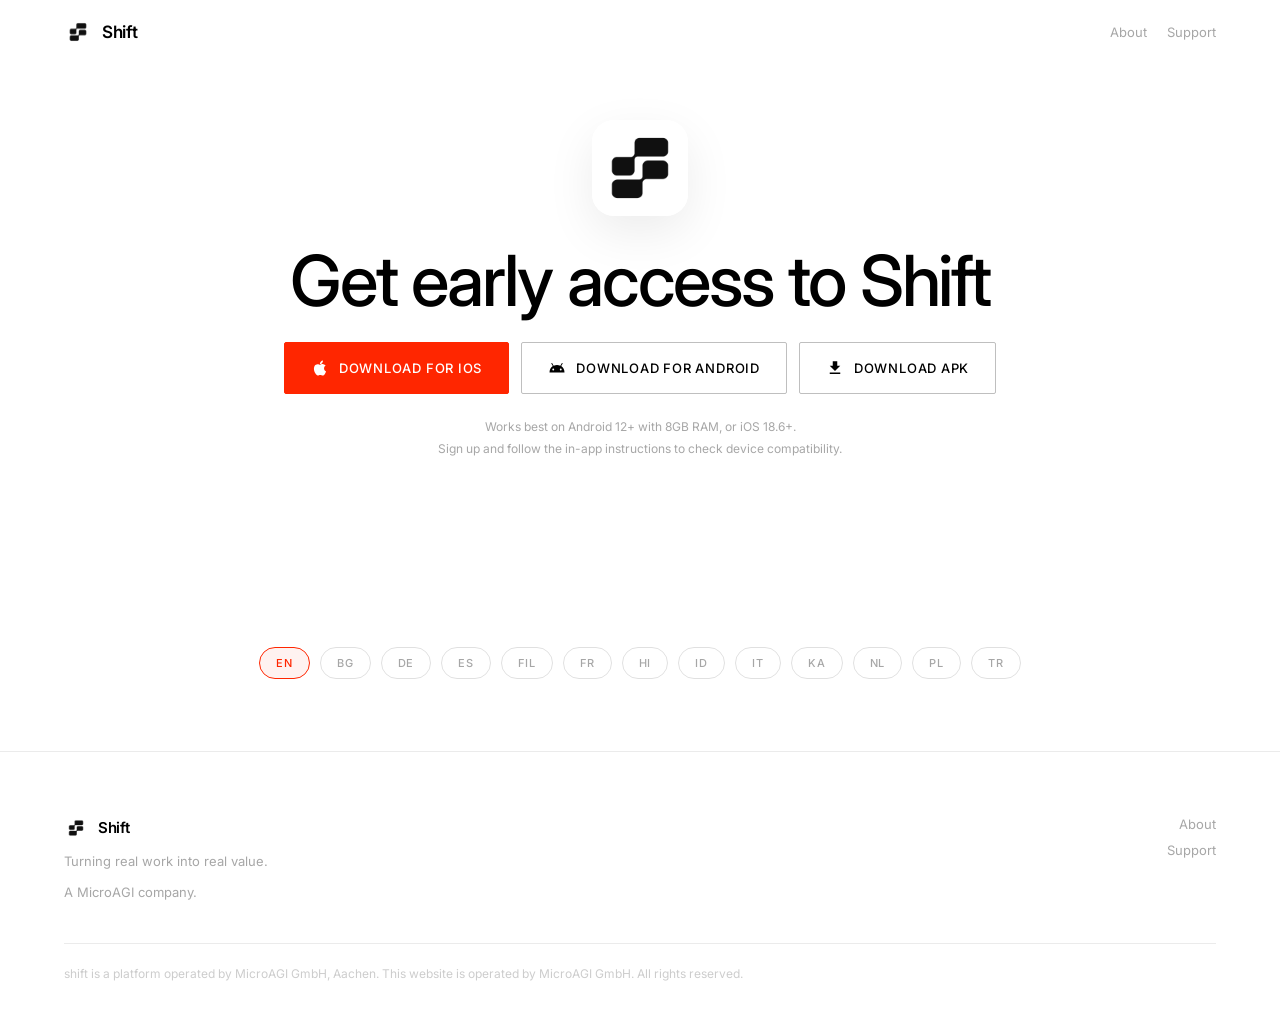
<file: index.html>
<!doctype html>
<html lang="en">
  <head>
    <meta charset="UTF-8" />
    <meta name="viewport" content="width=device-width, initial-scale=1.0" />
    <title>Shift — Get the app</title>
    <meta name="description" content="Download Shift on iOS or Android. Record clips during your normal day at work, submit through the app, and earn for what you'd be doing anyway." />
    <link rel="canonical" href="https://go-shift.app/" />
    <link rel="icon" type="image/png" href="assets/primary_icon.png" />
    <link rel="preconnect" href="https://fonts.googleapis.com" />
    <link rel="preconnect" href="https://fonts.gstatic.com" crossorigin />
    <link href="https://fonts.googleapis.com/css2?family=Inter:wght@300;400;500;600;800&family=Playfair+Display:ital,wght@1,300;1,400&display=swap" rel="stylesheet" />
    <link rel="stylesheet" href="site-assets/styles.css" />
    <style>
      /* ── ROOT PAGE OVERRIDES ──────────────────────────────── */

      /* Hero */
      .download-hero {
        max-width: var(--max-w);
        margin: 0 auto;
        padding: calc(var(--nav-h) + 56px) var(--pad-h) clamp(48px, 6vw, 80px);
        text-align: center;
        position: relative;
      }

      .download-hero .app-icon {
        width: 96px;
        height: 96px;
        border-radius: 22px;
        margin: 0 auto 28px;
        display: block;
        box-shadow: 0 16px 48px rgba(0, 0, 0, 0.08);
      }

      .download-hero__eyebrow {
        font-size: 11px;
        font-weight: 500;
        letter-spacing: 0.12em;
        text-transform: uppercase;
        color: var(--orange);
        margin-bottom: 18px;
      }

      .download-hero h1 {
        font-size: clamp(40px, 5.5vw, 80px);
        font-weight: 500;
        letter-spacing: -0.03em;
        line-height: 1.05;
        color: var(--white);
        margin-bottom: 24px;
      }

      .download-hero h1 em {
        font-family: var(--font-serif);
        font-style: italic;
        font-weight: 300;
      }

      .download-hero__lede {
        font-size: clamp(17px, 1.5vw, 21px);
        color: var(--dim);
        line-height: 1.6;
        max-width: 560px;
        margin: 0 auto 40px;
      }

      /* Downloads */
      .downloads {
        display: flex;
        flex-wrap: wrap;
        gap: 12px;
        justify-content: center;
        margin: 0 auto 24px;
        max-width: 720px;
      }

      .dl-btn {
        display: inline-flex;
        align-items: center;
        gap: 10px;
        font-family: var(--font-sans);
        font-size: 13px;
        font-weight: 500;
        letter-spacing: 0.06em;
        text-transform: uppercase;
        padding: 16px 26px;
        border-radius: 2px;
        transition: background 0.2s var(--ease), color 0.2s, border-color 0.2s;
        white-space: nowrap;
      }

      .dl-btn--primary {
        background: var(--orange);
        color: #fff;
        border: 1px solid var(--orange);
      }
      .dl-btn--primary:hover {
        background: transparent;
        color: var(--orange);
      }

      .dl-btn--ghost {
        background: transparent;
        color: var(--white);
        border: 1px solid rgba(0, 0, 0, 0.25);
      }
      .dl-btn--ghost:hover {
        border-color: var(--white);
        background: rgba(0, 0, 0, 0.04);
      }

      .dl-btn svg {
        width: 18px;
        height: 18px;
        flex-shrink: 0;
      }

      .ios-compat-note {
        display: flex;
        flex-direction: column;
        align-items: center;
        gap: 4px;
        font-size: 12px;
        color: var(--dimmer);
        line-height: 1.5;
        max-width: 480px;
        margin: 0 auto;
        text-align: center;
      }

      /* Guides */
      .guides-section {
        max-width: var(--max-w);
        margin: 0 auto;
        padding: var(--pad-v) var(--pad-h);
        border-top: 1px solid var(--faint);
      }

      .guides-section .section__header {
        margin-bottom: 32px;
      }

      .guides-section .how__headline {
        font-size: clamp(36px, 4vw, 64px);
        font-weight: 500;
        line-height: 1.08;
        letter-spacing: -0.03em;
        color: var(--white);
        margin-bottom: 16px;
      }

      .guides-section .how__headline em {
        font-family: var(--font-serif);
        font-style: italic;
        font-weight: 300;
      }

      .guides-section .how__intro {
        font-size: clamp(17px, 1.4vw, 20px);
        color: var(--dim);
        max-width: 480px;
        margin-bottom: clamp(48px, 6vw, 64px);
      }

      .guides-grid {
        display: grid;
        grid-template-columns: repeat(2, 1fr);
        gap: 1px;
        background: var(--faint);
        border: 1px solid var(--faint);
      }

      .guide {
        background: var(--black);
        padding: clamp(28px, 3vw, 44px) clamp(24px, 2.5vw, 36px);
      }

      .guide h2 {
        font-size: 19px;
        font-weight: 500;
        letter-spacing: -0.02em;
        color: var(--white);
        margin-bottom: 8px;
      }

      .guide ol {
        list-style: none;
        counter-reset: step;
        padding: 0;
        margin: 0;
      }

      .guide li {
        position: relative;
        counter-increment: step;
        padding: 16px 0 16px 36px;
        font-size: 14px;
        line-height: 1.65;
        color: var(--dim);
        border-bottom: 1px solid var(--faint);
      }

      .guide li:last-child {
        border-bottom: none;
      }

      .guide li::before {
        content: counter(step, decimal-leading-zero);
        position: absolute;
        left: 0;
        top: 18px;
        font-size: 11px;
        font-weight: 500;
        color: var(--orange);
        letter-spacing: 0.08em;
      }

      /* Language picker — reskinned */
      .lang-picker {
        display: flex;
        flex-wrap: wrap;
        gap: 10px;
        justify-content: center;
        max-width: var(--max-w);
        margin: 0 auto;
        padding: clamp(72px, 9vw, 112px) var(--pad-h) clamp(48px, 6vw, 72px);
      }

      .lang-btn {
        background: none;
        border: 1px solid rgba(0, 0, 0, 0.12);
        border-radius: 100px;
        padding: 8px 16px;
        font-family: var(--font-sans);
        font-size: 11px;
        font-weight: 500;
        letter-spacing: 0.08em;
        color: var(--dimmer);
        cursor: pointer;
        transition: all 0.15s;
      }

      .lang-btn:hover {
        border-color: rgba(0, 0, 0, 0.35);
        color: var(--white);
      }

      .lang-btn.active {
        border-color: var(--orange);
        color: var(--orange);
        background: rgba(255, 38, 0, 0.06);
      }

      /* Saved-device bar (kept for when feature returns) */
      .saved-device-bar {
        text-align: center;
        margin: 16px auto 0;
        font-size: 14px;
        color: var(--dim);
        display: none;
      }
      .saved-device-bar.visible {
        display: block;
      }
      .saved-device-bar .device-label {
        font-weight: 600;
        color: var(--white);
      }
      .saved-device-bar .change-btn {
        background: none;
        border: none;
        color: var(--orange);
        font-size: 13px;
        cursor: pointer;
        font-family: inherit;
        text-decoration: underline;
        margin-left: 6px;
      }

      .compat-sep {
        color: var(--faint);
      }

      .link-btn {
        background: none;
        border: none;
        color: var(--orange);
        font-size: 13px;
        font-weight: 500;
        cursor: pointer;
        font-family: inherit;
        text-decoration: underline;
        text-underline-offset: 2px;
      }
      .link-btn:hover {
        opacity: 0.7;
      }

      /* ── MODAL (kept intact for when compat feature returns) ── */
      .modal-overlay {
        position: fixed;
        inset: 0;
        background: rgba(0, 0, 0, 0.5);
        z-index: 1000;
        display: none;
        animation: fadeIn 0.2s ease;
      }
      .modal-overlay.open {
        display: flex;
        align-items: flex-end;
        justify-content: center;
      }
      .modal {
        background: #fff;
        width: 100%;
        max-height: 85vh;
        border-radius: 16px 16px 0 0;
        display: flex;
        flex-direction: column;
        animation: slideUp 0.3s ease;
      }
      .modal-header {
        display: flex;
        align-items: center;
        justify-content: space-between;
        padding: 20px 20px 12px;
        border-bottom: 1px solid #eee;
        flex-shrink: 0;
      }
      .modal-header h2 {
        font-size: 18px;
        font-weight: 600;
        color: #1a1a1a;
      }
      .modal-back,
      .modal-close {
        background: none;
        border: none;
        font-size: 24px;
        color: #999;
        cursor: pointer;
        padding: 4px 8px;
        line-height: 1;
      }
      .modal-back:hover,
      .modal-close:hover {
        color: #1a1a1a;
      }
      .modal-search {
        padding: 12px 20px;
        flex-shrink: 0;
      }
      .modal-search input {
        width: 100%;
        padding: 10px 14px;
        border: 1px solid #ddd;
        border-radius: 8px;
        font-size: 15px;
        font-family: inherit;
        outline: none;
      }
      .modal-search input:focus {
        border-color: var(--orange);
      }
      .device-list {
        overflow-y: auto;
        padding: 0 20px 20px;
      }
      .device-item {
        padding: 12px 0;
        border-bottom: 1px solid #f0f0f0;
        cursor: pointer;
        font-size: 15px;
        color: #1a1a1a;
        display: flex;
        align-items: center;
        gap: 10px;
      }
      .device-item:hover {
        color: var(--orange);
      }
      .device-item:last-child {
        border-bottom: none;
      }
      .device-item .device-status {
        margin-left: auto;
        font-size: 12px;
        padding: 2px 8px;
        border-radius: 999px;
      }
      .device-status.ok {
        background: #e6f6ed;
        color: #1f7a3f;
      }
      .device-status.no {
        background: #fde8e8;
        color: #b3261e;
      }
      .device-item.not-listed {
        border-top: 1px solid #e0e0e0;
        margin-top: 8px;
        padding-top: 16px;
        justify-content: center;
        color: #666;
        font-size: 14px;
      }
      .device-result {
        display: none;
        padding: 32px 20px;
        text-align: center;
      }
      .device-result.visible {
        display: block;
      }
      .result-icon {
        font-size: 36px;
        margin-bottom: 12px;
      }
      .result-title {
        font-size: 20px;
        font-weight: 600;
        margin-bottom: 6px;
        color: #1a1a1a;
      }
      .result-device-name {
        font-size: 14px;
        color: #666;
        margin-bottom: 12px;
      }
      .result-message {
        font-size: 15px;
        color: #444;
        margin-bottom: 20px;
        line-height: 1.5;
      }
      .result-download-btn {
        display: inline-flex;
        align-items: center;
        gap: 8px;
        padding: 12px 24px;
        background: var(--orange);
        color: #fff;
        border-radius: 2px;
        font-size: 13px;
        font-weight: 500;
        letter-spacing: 0.06em;
        text-transform: uppercase;
        text-decoration: none;
      }
      .help-section {
        padding: 0 20px 20px;
        font-size: 14px;
        color: #666;
      }
      .help-section details summary {
        cursor: pointer;
        padding: 8px 0;
      }
      .help-section ol {
        padding-left: 20px;
        margin-top: 8px;
      }
      .help-section li {
        margin: 4px 0;
      }

      @keyframes fadeIn {
        from { opacity: 0; }
        to { opacity: 1; }
      }
      @keyframes slideUp {
        from { transform: translateY(100%); }
        to { transform: translateY(0); }
      }

      @media (min-width: 481px) {
        .modal-overlay.open {
          align-items: center;
        }
        .modal {
          max-width: 480px;
          border-radius: 16px;
          max-height: 70vh;
        }
      }

      @media (max-width: 768px) {
        .guides-grid {
          grid-template-columns: 1fr;
        }
      }

      @media (max-width: 480px) {
        .downloads {
          flex-direction: column;
          align-items: stretch;
          padding: 0 12px;
        }
        .dl-btn {
          width: 100%;
          justify-content: center;
        }
      }

      /* Nav brand — app icon + wordmark */
      .nav__logo {
        display: inline-flex;
        align-items: center;
        gap: 10px;
      }
      .nav__app-icon {
        width: 28px;
        height: 28px;
        border-radius: 7px;
        display: block;
      }
      .nav__brand-text {
        font-family: var(--font-sans);
        font-size: 17px;
        font-weight: 600;
        letter-spacing: -0.02em;
        color: var(--white);
      }

      /* Footer brand — same pattern */
      .footer__logo {
        display: inline-flex;
        align-items: center;
        gap: 10px;
      }
      .footer__app-icon {
        width: 24px;
        height: 24px;
        border-radius: 6px;
        display: block;
      }
      .footer__brand-text {
        font-family: var(--font-sans);
        font-size: 15px;
        font-weight: 600;
        letter-spacing: -0.02em;
        color: var(--white);
      }
    </style>
  </head>
  <body>
    <canvas class="site-canvas" id="bgCanvas" aria-hidden="true"></canvas>
    <canvas class="dots-canvas" id="dotsCanvas" aria-hidden="true"></canvas>

    <header class="nav" id="nav">
      <a href="/" class="nav__logo" aria-label="Shift Home">
        <img src="assets/primary_icon.png" alt="" class="nav__app-icon" />
        <span class="nav__brand-text">Shift</span>
      </a>
      <div class="nav__right">
        <a href="/marketing" class="footer__link">About</a>
        <a href="/support" class="footer__link">Support</a>
      </div>
    </header>

    <main>
      <section class="download-hero" id="hero">
        <img src="assets/primary_icon.png" alt="Shift app icon" class="app-icon" />
        <h1 data-i18n="heading">Get early access to Shift</h1>

        <div class="downloads">
          <a href="https://apps.apple.com/us/app/shift-microagi/id6760602482" class="dl-btn dl-btn--primary">
            <svg viewBox="0 0 24 24" fill="currentColor">
              <path d="M18.71 19.5c-.83 1.24-1.71 2.45-3.05 2.47-1.34.03-1.77-.79-3.29-.79-1.53 0-2 .77-3.27.82-1.31.05-2.3-1.32-3.14-2.53C4.25 17 2.94 12.45 4.7 9.39c.87-1.52 2.43-2.48 4.12-2.51 1.28-.02 2.5.87 3.29.87.78 0 2.26-1.07 3.8-.91.65.03 2.47.26 3.64 1.98-.09.06-2.17 1.28-2.15 3.81.03 3.02 2.65 4.03 2.68 4.04-.03.07-.42 1.44-1.38 2.83M13 3.5c.73-.83 1.94-1.46 2.94-1.5.13 1.17-.34 2.35-1.04 3.19-.69.85-1.83 1.51-2.95 1.42-.15-1.15.41-2.35 1.05-3.11z" />
            </svg>
            <span data-i18n="btn_ios">Download for iOS</span>
          </a>
          <a href="https://play.google.com/store/apps/details?id=com.microagi.android" class="dl-btn dl-btn--ghost">
            <svg viewBox="0 0 24 24" fill="currentColor">
              <path d="M17.6 9.48l1.84-3.18c.16-.31.04-.69-.26-.85-.29-.15-.65-.06-.83.22l-1.88 3.24a11.463 11.463 0 00-8.94 0L5.65 5.67c-.19-.29-.54-.38-.84-.22-.29.16-.4.54-.24.85L6.4 9.48A10.78 10.78 0 002 18h20a10.78 10.78 0 00-4.4-8.52zM7 15.25a1.25 1.25 0 110-2.5 1.25 1.25 0 010 2.5zm10 0a1.25 1.25 0 110-2.5 1.25 1.25 0 010 2.5z" />
            </svg>
            <span data-i18n="btn_android">Download for Android</span>
          </a>
          <a href="https://github.com/MicroAGI-Labs/app-v2-distribution/releases/latest/download/shift.apk" class="dl-btn dl-btn--ghost">
            <svg viewBox="0 0 24 24" fill="currentColor">
              <path d="M19 9h-4V3H9v6H5l7 7 7-7zM5 18v2h14v-2H5z" />
            </svg>
            <span data-i18n="btn_apk">Download APK</span>
          </a>
        </div>

        <p class="ios-compat-note">
          <span>Works best on Android 12+ with 8GB RAM, or iOS 18.6+.</span>
          <span>Sign up and follow the in-app instructions to check device compatibility.</span>
        </p>
      </section>

      <div class="lang-picker">
        <button data-lang="en" class="lang-btn active">EN</button>
        <button data-lang="bg" class="lang-btn">BG</button>
        <button data-lang="de" class="lang-btn">DE</button>
        <button data-lang="es" class="lang-btn">ES</button>
        <button data-lang="fil" class="lang-btn">FIL</button>
        <button data-lang="fr" class="lang-btn">FR</button>
        <button data-lang="hi" class="lang-btn">HI</button>
        <button data-lang="id" class="lang-btn">ID</button>
        <button data-lang="it" class="lang-btn">IT</button>
        <button data-lang="ka" class="lang-btn">KA</button>
        <button data-lang="nl" class="lang-btn">NL</button>
        <button data-lang="pl" class="lang-btn">PL</button>
        <button data-lang="tr" class="lang-btn">TR</button>
      </div>
    </main>

    <footer class="footer">
      <div class="footer__inner">
        <div class="footer__brand">
          <a href="/" class="footer__logo" aria-label="Shift Home">
            <img src="assets/primary_icon.png" alt="" class="footer__app-icon" />
            <span class="footer__brand-text">Shift</span>
          </a>
          <p class="footer__tagline">Turning real work into real value.</p>
          <p class="footer__tagline">A MicroAGI company.</p>
        </div>
        <div class="footer__right">
          <a href="/marketing" class="footer__link">About</a>
          <a href="/support" class="footer__link">Support</a>
        </div>
      </div>
      <div class="footer__bottom">
        <p class="footer__copy">shift is a platform operated by MicroAGI GmbH, Aachen. This website is operated by MicroAGI GmbH. All rights reserved.</p>
      </div>
    </footer>

    <div class="modal-overlay" id="modal-overlay">
      <div class="modal">
        <div class="modal-header">
          <div style="display: flex; align-items: center; gap: 8px">
            <button class="modal-back" id="modal-back">&larr;</button>
            <h2 id="modal-title" data-i18n="modal_title_compat">
              Compatible Devices
            </h2>
          </div>
          <button class="modal-close" id="modal-close">&times;</button>
        </div>
        <div class="modal-search">
          <input
            type="text"
            id="device-search"
            data-i18n-placeholder="search_placeholder"
            placeholder="Search devices..."
          />
        </div>
        <div class="device-list" id="device-list"></div>
        <div class="device-result" id="device-result">
          <div class="result-icon" id="result-icon"></div>
          <div class="result-title" id="result-title"></div>
          <div class="result-device-name" id="result-device-name"></div>
          <div class="result-message" id="result-message"></div>
          <a class="result-download-btn" id="result-download-btn" href="#">
            <svg viewBox="0 0 24 24" fill="currentColor" width="18" height="18">
              <path d="M19 9h-4V3H9v6H5l7 7 7-7zM5 18v2h14v-2H5z" />
            </svg>
            <span id="result-download-text">Download APK</span>
          </a>
        </div>
        <div class="help-section">
          <details>
            <summary data-i18n="help_find_model">
              How do I find my phone model?
            </summary>
            <ol>
              <li data-i18n="help_step_1">Open Settings on your phone</li>
              <li data-i18n="help_step_2">
                Tap "About phone" or "About device"
              </li>
              <li data-i18n="help_step_3">
                Look for "Model name" or "Model number"
              </li>
              <li data-i18n="help_step_4">Match it with the list above</li>
            </ol>
          </details>
        </div>
      </div>
    </div>

    <script>
      (function () {
        var translations = {
          en: {
            title: "Shift — Download",
            heading: "Get early access to Shift",
            btn_ios: "Download for iOS",
            btn_android: "Download for Android",
            btn_apk: "Download APK",
            guide_ios_title: "iOS Installation Guide",
            guide_ios_1: 'Tap the "Download for iOS" button on your iPhone',
            guide_ios_2:
              "If TestFlight isn't installed, you'll be redirected to the App Store — install it first",
            guide_ios_3:
              "Return to this page and tap the download button again",
            guide_ios_4: 'Tap "Accept" to join the beta testing program',
            guide_ios_5: 'Tap "Install" to download Shift',
            guide_android_title: "Android Installation Guide",
            guide_android_1:
              'Tap the "Download for Android" button to download the APK file',
            guide_android_2:
              "Open the downloaded file from your notifications or file manager",
            guide_android_3:
              'If prompted, allow installation from unknown sources: Go to Settings > Security (or Apps & notifications) and enable "Install unknown apps" for your browser',
            guide_android_4:
              'Tap "Install" and wait for the installation to complete',
            guide_android_5: "Open Shift from your app drawer",
            btn_compatible_devices: "Compatible Android Devices",
            modal_title_compat: "Compatible Android Devices",
            modal_title_select: "Select Your Phone",
            search_placeholder: "Search devices...",
            badge_compatible: "Likely Compatible",
            badge_not_compatible: "Not Supported",
            badge_maybe: "Requires additional information",
            no_results: "No devices found",
            help_find_model: "How do I find my phone model?",
            help_step_1: "Open Settings on your phone",
            help_step_2: 'Tap "About phone" or "About device"',
            help_step_3: 'Look for "Model name" or "Model number"',
            help_step_4: "Match it with the list above",
            change_device: "Change",
            success_compatible_title: "Likely Compatible",
            success_compatible_msg:
              "Your device is likely compatible! We will confirm this inside the app.",
            success_not_compatible_title: "Not Supported",
            success_not_compatible_msg: "Your device is not supported",
            success_maybe_title: "Requires additional information",
            success_maybe_msg:
              "We will confirm device compatibility inside the application.",
            success_unlisted_title: "Device Not Listed",
            success_unlisted_msg:
              "We will verify the device compatibility inside the app.",
            not_listed_btn: "My device is not listed",
            success_download_btn: "Download APK",
            success_back: "Back",
            ios_compat_note: "All iPhones with iOS 18.6 or above are supported",
          },
          hi: {
            title: "Shift — डाउनलोड",
            heading: "Shift का शुरुआती एक्सेस पाएं",
            btn_ios: "iOS के लिए डाउनलोड करें",
            btn_android: "Android के लिए डाउनलोड करें",
            btn_apk: "APK डाउनलोड करें",
            guide_ios_title: "iOS इंस्टॉलेशन गाइड",
            guide_ios_1:
              'अपने iPhone पर "iOS के लिए डाउनलोड करें" बटन पर टैप करें',
            guide_ios_2:
              "अगर TestFlight इंस्टॉल नहीं है, तो आपको App Store पर भेजा जाएगा — पहले उसे इंस्टॉल करें",
            guide_ios_3: "इस पेज पर वापस आएं और डाउनलोड बटन पर फिर से टैप करें",
            guide_ios_4:
              'बीटा टेस्टिंग प्रोग्राम में शामिल होने के लिए "Accept" पर टैप करें',
            guide_ios_5: 'Shift डाउनलोड करने के लिए "Install" पर टैप करें',
            guide_android_title: "Android इंस्टॉलेशन गाइड",
            guide_android_1:
              'APK फ़ाइल डाउनलोड करने के लिए "Android के लिए डाउनलोड करें" बटन पर टैप करें',
            guide_android_2:
              "डाउनलोड की गई फ़ाइल को अपनी नोटिफिकेशन या फ़ाइल मैनेजर से खोलें",
            guide_android_3:
              'अगर पूछा जाए, तो अज्ञात स्रोतों से इंस्टॉलेशन की अनुमति दें: Settings > Security (या Apps & notifications) में जाएं और अपने ब्राउज़र के लिए "Install unknown apps" सक्षम करें',
            guide_android_4:
              '"Install" पर टैप करें और इंस्टॉलेशन पूरा होने तक प्रतीक्षा करें',
            guide_android_5: "अपने ऐप ड्रॉअर से Shift खोलें",
            btn_compatible_devices: "संगत Android डिवाइस",
            modal_title_compat: "संगत Android डिवाइस",
            modal_title_select: "अपना फ़ोन चुनें",
            search_placeholder: "डिवाइस खोजें...",
            badge_compatible: "संभवतः संगत",
            badge_not_compatible: "समर्थित नहीं",
            badge_maybe: "अतिरिक्त जानकारी आवश्यक",
            no_results: "कोई डिवाइस नहीं मिला",
            help_find_model: "अपने फ़ोन का मॉडल कैसे जानें?",
            help_step_1: "अपने फ़ोन पर Settings खोलें",
            help_step_2: '"About phone" या "About device" पर टैप करें',
            help_step_3: '"Model name" या "Model number" देखें',
            help_step_4: "इसे ऊपर दी गई सूची से मिलाएं",
            change_device: "बदलें",
            success_compatible_title: "संभवतः संगत",
            success_compatible_msg:
              "आपका डिवाइस संगत हो सकता है! हम इसकी पुष्टि ऐप में करेंगे।",
            success_not_compatible_title: "समर्थित नहीं",
            success_not_compatible_msg: "आपका डिवाइस समर्थित नहीं है",
            success_maybe_title: "अतिरिक्त जानकारी आवश्यक",
            success_maybe_msg:
              "हम ऐप के अंदर डिवाइस की संगतता की पुष्टि करेंगे।",
            success_unlisted_title: "डिवाइस सूची में नहीं",
            success_unlisted_msg:
              "हम ऐप के अंदर डिवाइस की संगतता की पुष्टि करेंगे।",
            not_listed_btn: "मेरा डिवाइस सूची में नहीं है",
            success_download_btn: "APK डाउनलोड करें",
            success_back: "वापस",
            ios_compat_note:
              "iOS 18.6 या उससे ऊपर वाले सभी iPhones समर्थित हैं",
          },
          tr: {
            title: "Shift — İndir",
            heading: "Shift'e erken erişim sağlayın",
            btn_ios: "iOS için indir",
            btn_android: "Android için indir",
            btn_apk: "APK indir",
            guide_ios_title: "iOS Kurulum Rehberi",
            guide_ios_1: 'iPhone\'unuzda "iOS için indir" butonuna dokunun',
            guide_ios_2:
              "TestFlight yüklü değilse App Store'a yönlendirilirsiniz — önce onu yükleyin",
            guide_ios_3:
              "Bu sayfaya geri dönün ve indirme butonuna tekrar dokunun",
            guide_ios_4:
              'Beta test programına katılmak için "Accept" seçeneğine dokunun',
            guide_ios_5: 'Shift\'i indirmek için "Install" seçeneğine dokunun',
            guide_android_title: "Android Kurulum Rehberi",
            guide_android_1:
              'APK dosyasını indirmek için "Android için indir" butonuna dokunun',
            guide_android_2:
              "İndirilen dosyayı bildirimlerinizden veya dosya yöneticisinden açın",
            guide_android_3:
              'İstenirse, bilinmeyen kaynaklardan yüklemeye izin verin: Settings > Security (veya Apps & notifications) bölümüne gidin ve tarayıcınız için "Install unknown apps" seçeneğini etkinleştirin',
            guide_android_4:
              '"Install" butonuna dokunun ve kurulumun tamamlanmasını bekleyin',
            guide_android_5: "Uygulamalar menüsünden Shift'i açın",
            btn_compatible_devices: "Uyumlu Android Cihazlar",
            modal_title_compat: "Uyumlu Android Cihazlar",
            modal_title_select: "Telefonunuzu Seçin",
            search_placeholder: "Cihaz ara...",
            badge_compatible: "Muhtemelen Uyumlu",
            badge_not_compatible: "Desteklenmiyor",
            badge_maybe: "Ek bilgi gerekli",
            no_results: "Cihaz bulunamadı",
            help_find_model: "Telefon modelimi nasıl bulurum?",
            help_step_1: "Telefonunuzda Ayarlar'ı açın",
            help_step_2:
              '"Telefon hakkında" veya "Cihaz hakkında" seçeneğine dokunun',
            help_step_3: '"Model adı" veya "Model numarası" bilgisini bulun',
            help_step_4: "Yukarıdaki listeyle eşleştirin",
            change_device: "Değiştir",
            success_compatible_title: "Muhtemelen Uyumlu",
            success_compatible_msg:
              "Cihazınız muhtemelen uyumlu! Bunu uygulama içinde doğrulayacağız.",
            success_not_compatible_title: "Desteklenmiyor",
            success_not_compatible_msg: "Cihazınız desteklenmiyor",
            success_maybe_title: "Ek bilgi gerekli",
            success_maybe_msg:
              "Cihaz uyumluluğunu uygulama içinde doğrulayacağız.",
            success_unlisted_title: "Cihaz Listede Yok",
            success_unlisted_msg:
              "Cihaz uyumluluğunu uygulama içinde doğrulayacağız.",
            not_listed_btn: "Cihazım listede yok",
            success_download_btn: "APK İndir",
            success_back: "Geri",
            ios_compat_note:
              "iOS 18.6 veya üzeri tüm iPhone'lar desteklenmektedir",
          },
          bg: {
            title: "Shift — Изтегляне",
            heading: "Получете ранен достъп до Shift",
            btn_ios: "Изтегли за iOS",
            btn_android: "Изтегли за Android",
            btn_apk: "Изтегли APK",
            guide_ios_title: "Ръководство за инсталация на iOS",
            guide_ios_1:
              'Докоснете бутона "Изтегли за iOS" на вашия iPhone',
            guide_ios_2:
              "Ако TestFlight не е инсталиран, ще бъдете пренасочени към App Store — първо го инсталирайте",
            guide_ios_3:
              "Върнете се на тази страница и докоснете бутона за изтегляне отново",
            guide_ios_4:
              'Докоснете "Accept", за да се присъедините към програмата за бета тестване',
            guide_ios_5: 'Докоснете "Install", за да изтеглите Shift',
            guide_android_title: "Ръководство за инсталация на Android",
            guide_android_1:
              'Докоснете бутона "Изтегли за Android", за да изтеглите APK файла',
            guide_android_2:
              "Отворете изтегления файл от известията или файловия мениджър",
            guide_android_3:
              'Ако бъдете попитани, разрешете инсталирането от неизвестни източници: Отидете в Settings > Security (или Apps & notifications) и активирайте "Install unknown apps" за вашия браузър',
            guide_android_4:
              'Докоснете "Install" и изчакайте инсталацията да завърши',
            guide_android_5: "Отворете Shift от менюто с приложения",
            btn_compatible_devices: "Съвместими Android устройства",
            modal_title_compat: "Съвместими Android устройства",
            modal_title_select: "Изберете вашия телефон",
            search_placeholder: "Търсене на устройства...",
            badge_compatible: "Вероятно съвместимо",
            badge_not_compatible: "Не се поддържа",
            badge_maybe: "Изисква допълнителна информация",
            no_results: "Няма намерени устройства",
            help_find_model: "Как да намеря модела на телефона си?",
            help_step_1: "Отворете Settings на телефона си",
            help_step_2: 'Докоснете "About phone" или "About device"',
            help_step_3: 'Потърсете "Model name" или "Model number"',
            help_step_4: "Сравнете със списъка по-горе",
            change_device: "Промени",
            success_compatible_title: "Вероятно съвместимо",
            success_compatible_msg:
              "Вашето устройство вероятно е съвместимо! Ще потвърдим това в приложението.",
            success_not_compatible_title: "Не се поддържа",
            success_not_compatible_msg: "Вашето устройство не се поддържа",
            success_maybe_title: "Изисква допълнителна информация",
            success_maybe_msg:
              "Ще потвърдим съвместимостта на устройството в приложението.",
            success_unlisted_title: "Устройството не е в списъка",
            success_unlisted_msg:
              "Ще потвърдим съвместимостта на устройството в приложението.",
            not_listed_btn: "Моето устройство не е в списъка",
            success_download_btn: "Изтегли APK",
            success_back: "Назад",
            ios_compat_note:
              "Всички iPhone с iOS 18.6 или по-нова версия се поддържат",
          },
          de: {
            title: "Shift — Download",
            heading: "Erhalten Sie frühen Zugriff auf Shift",
            btn_ios: "Für iOS herunterladen",
            btn_android: "Für Android herunterladen",
            btn_apk: "APK herunterladen",
            guide_ios_title: "iOS-Installationsanleitung",
            guide_ios_1:
              'Tippen Sie auf Ihrem iPhone auf die Schaltfläche "Für iOS herunterladen"',
            guide_ios_2:
              "Falls TestFlight nicht installiert ist, werden Sie zum App Store weitergeleitet — installieren Sie es zuerst",
            guide_ios_3:
              "Kehren Sie zu dieser Seite zurück und tippen Sie erneut auf die Download-Schaltfläche",
            guide_ios_4:
              'Tippen Sie auf "Accept", um am Beta-Testprogramm teilzunehmen',
            guide_ios_5:
              'Tippen Sie auf "Install", um Shift herunterzuladen',
            guide_android_title: "Android-Installationsanleitung",
            guide_android_1:
              'Tippen Sie auf "Für Android herunterladen", um die APK-Datei herunterzuladen',
            guide_android_2:
              "Öffnen Sie die heruntergeladene Datei über Ihre Benachrichtigungen oder den Dateimanager",
            guide_android_3:
              'Falls gefragt, erlauben Sie die Installation aus unbekannten Quellen: Gehen Sie zu Settings > Security (oder Apps & notifications) und aktivieren Sie "Install unknown apps" für Ihren Browser',
            guide_android_4:
              'Tippen Sie auf "Install" und warten Sie, bis die Installation abgeschlossen ist',
            guide_android_5: "Öffnen Sie Shift über Ihren App-Drawer",
            btn_compatible_devices: "Kompatible Android-Geräte",
            modal_title_compat: "Kompatible Android-Geräte",
            modal_title_select: "Wählen Sie Ihr Telefon",
            search_placeholder: "Geräte suchen...",
            badge_compatible: "Wahrscheinlich kompatibel",
            badge_not_compatible: "Nicht unterstützt",
            badge_maybe: "Zusätzliche Informationen erforderlich",
            no_results: "Keine Geräte gefunden",
            help_find_model: "Wie finde ich mein Telefonmodell?",
            help_step_1: "Öffnen Sie die Einstellungen auf Ihrem Telefon",
            help_step_2:
              'Tippen Sie auf "Über das Telefon" oder "Geräteinformationen"',
            help_step_3: 'Suchen Sie nach "Modellname" oder "Modellnummer"',
            help_step_4: "Vergleichen Sie es mit der obigen Liste",
            change_device: "Ändern",
            success_compatible_title: "Wahrscheinlich kompatibel",
            success_compatible_msg:
              "Ihr Gerät ist wahrscheinlich kompatibel! Wir werden dies in der App bestätigen.",
            success_not_compatible_title: "Nicht unterstützt",
            success_not_compatible_msg: "Ihr Gerät wird nicht unterstützt",
            success_maybe_title: "Zusätzliche Informationen erforderlich",
            success_maybe_msg:
              "Wir werden die Gerätekompatibilität in der App bestätigen.",
            success_unlisted_title: "Gerät nicht aufgeführt",
            success_unlisted_msg:
              "Wir werden die Gerätekompatibilität in der App bestätigen.",
            not_listed_btn: "Mein Gerät ist nicht aufgeführt",
            success_download_btn: "APK herunterladen",
            success_back: "Zurück",
            ios_compat_note:
              "Alle iPhones mit iOS 18.6 oder höher werden unterstützt",
          },
          es: {
            title: "Shift — Descargar",
            heading: "Obtén acceso anticipado a Shift",
            btn_ios: "Descargar para iOS",
            btn_android: "Descargar para Android",
            btn_apk: "Descargar APK",
            guide_ios_title: "Guía de instalación para iOS",
            guide_ios_1:
              'Toca el botón "Descargar para iOS" en tu iPhone',
            guide_ios_2:
              "Si TestFlight no está instalado, se te redirigirá al App Store — instálalo primero",
            guide_ios_3:
              "Vuelve a esta página y toca el botón de descarga de nuevo",
            guide_ios_4:
              'Toca "Aceptar" para unirte al programa de pruebas beta',
            guide_ios_5: 'Toca "Instalar" para descargar Shift',
            guide_android_title: "Guía de instalación para Android",
            guide_android_1:
              'Toca el botón "Descargar para Android" para descargar el archivo APK',
            guide_android_2:
              "Abre el archivo descargado desde tus notificaciones o el administrador de archivos",
            guide_android_3:
              'Si se te solicita, permite la instalación desde fuentes desconocidas: Ve a Ajustes > Seguridad (o Aplicaciones y notificaciones) y activa "Instalar aplicaciones desconocidas" para tu navegador',
            guide_android_4:
              'Toca "Instalar" y espera a que se complete la instalación',
            guide_android_5: "Abre Shift desde tu lista de aplicaciones",
            btn_compatible_devices: "Dispositivos Android compatibles",
            modal_title_compat: "Dispositivos Android compatibles",
            modal_title_select: "Selecciona tu teléfono",
            search_placeholder: "Buscar dispositivos...",
            badge_compatible: "Probablemente compatible",
            badge_not_compatible: "No compatible",
            badge_maybe: "Se requiere información adicional",
            no_results: "No se encontraron dispositivos",
            help_find_model: "¿Cómo encuentro el modelo de mi teléfono?",
            help_step_1: "Abre Ajustes en tu teléfono",
            help_step_2:
              'Toca "Información del teléfono" o "Acerca del dispositivo"',
            help_step_3:
              'Busca "Nombre del modelo" o "Número de modelo"',
            help_step_4: "Compáralo con la lista de arriba",
            change_device: "Cambiar",
            success_compatible_title: "Probablemente compatible",
            success_compatible_msg:
              "¡Tu dispositivo probablemente es compatible! Lo confirmaremos dentro de la aplicación.",
            success_not_compatible_title: "No compatible",
            success_not_compatible_msg: "Tu dispositivo no es compatible",
            success_maybe_title: "Se requiere información adicional",
            success_maybe_msg:
              "Confirmaremos la compatibilidad del dispositivo dentro de la aplicación.",
            success_unlisted_title: "Dispositivo no listado",
            success_unlisted_msg:
              "Verificaremos la compatibilidad del dispositivo dentro de la aplicación.",
            not_listed_btn: "Mi dispositivo no está en la lista",
            success_download_btn: "Descargar APK",
            success_back: "Atrás",
            ios_compat_note:
              "Todos los iPhones con iOS 18.6 o superior son compatibles",
          },
          fil: {
            title: "Shift — I-download",
            heading: "Magkaroon ng maagang access sa Shift",
            btn_ios: "I-download para sa iOS",
            btn_android: "I-download para sa Android",
            btn_apk: "I-download ang APK",
            guide_ios_title: "Gabay sa Pag-install sa iOS",
            guide_ios_1:
              'I-tap ang button na "I-download para sa iOS" sa iyong iPhone',
            guide_ios_2:
              "Kung hindi naka-install ang TestFlight, ire-redirect ka sa App Store — i-install muna ito",
            guide_ios_3:
              "Bumalik sa pahinang ito at i-tap muli ang download button",
            guide_ios_4:
              'I-tap ang "Accept" upang sumali sa beta testing program',
            guide_ios_5: 'I-tap ang "Install" upang i-download ang Shift',
            guide_android_title: "Gabay sa Pag-install sa Android",
            guide_android_1:
              'I-tap ang "I-download para sa Android" upang i-download ang APK file',
            guide_android_2:
              "Buksan ang na-download na file mula sa iyong notifications o file manager",
            guide_android_3:
              'Kung tatanungin, payagan ang pag-install mula sa hindi kilalang mga pinagmulan: Pumunta sa Settings > Security (o Apps & notifications) at paganahin ang "Install unknown apps" para sa iyong browser',
            guide_android_4:
              'I-tap ang "Install" at hintayin makumpleto ang pag-install',
            guide_android_5: "Buksan ang Shift mula sa iyong app drawer",
            btn_compatible_devices: "Mga Compatible na Android Device",
            modal_title_compat: "Mga Compatible na Android Device",
            modal_title_select: "Piliin ang Iyong Telepono",
            search_placeholder: "Maghanap ng mga device...",
            badge_compatible: "Malamang Compatible",
            badge_not_compatible: "Hindi Suportado",
            badge_maybe: "Kailangan ng karagdagang impormasyon",
            no_results: "Walang nahanap na device",
            help_find_model:
              "Paano ko mahahanap ang modelo ng aking telepono?",
            help_step_1: "Buksan ang Settings sa iyong telepono",
            help_step_2: 'I-tap ang "About phone" o "About device"',
            help_step_3: 'Hanapin ang "Model name" o "Model number"',
            help_step_4: "Itugma ito sa listahan sa itaas",
            change_device: "Palitan",
            success_compatible_title: "Malamang Compatible",
            success_compatible_msg:
              "Malamang compatible ang iyong device! Kumpirmahin namin ito sa loob ng app.",
            success_not_compatible_title: "Hindi Suportado",
            success_not_compatible_msg: "Hindi suportado ang iyong device",
            success_maybe_title: "Kailangan ng karagdagang impormasyon",
            success_maybe_msg:
              "Kumpirmahin namin ang compatibility ng device sa loob ng application.",
            success_unlisted_title: "Hindi Nakalista ang Device",
            success_unlisted_msg:
              "Berepikahin namin ang compatibility ng device sa loob ng app.",
            not_listed_btn: "Hindi nakalista ang aking device",
            success_download_btn: "I-download ang APK",
            success_back: "Bumalik",
            ios_compat_note:
              "Sinusuportahan ang lahat ng iPhone na may iOS 18.6 o mas mataas",
          },
          fr: {
            title: "Shift — Télécharger",
            heading: "Obtenez un accès anticipé à Shift",
            btn_ios: "Télécharger pour iOS",
            btn_android: "Télécharger pour Android",
            btn_apk: "Télécharger l'APK",
            guide_ios_title: "Guide d'installation iOS",
            guide_ios_1:
              'Appuyez sur le bouton "Télécharger pour iOS" sur votre iPhone',
            guide_ios_2:
              "Si TestFlight n'est pas installé, vous serez redirigé vers l'App Store — installez-le d'abord",
            guide_ios_3:
              "Revenez sur cette page et appuyez à nouveau sur le bouton de téléchargement",
            guide_ios_4:
              'Appuyez sur "Accept" pour rejoindre le programme de test bêta',
            guide_ios_5: 'Appuyez sur "Install" pour télécharger Shift',
            guide_android_title: "Guide d'installation Android",
            guide_android_1:
              'Appuyez sur "Télécharger pour Android" pour télécharger le fichier APK',
            guide_android_2:
              "Ouvrez le fichier téléchargé depuis vos notifications ou votre gestionnaire de fichiers",
            guide_android_3:
              'Si demandé, autorisez l\'installation depuis des sources inconnues : Allez dans Settings > Security (ou Apps & notifications) et activez "Install unknown apps" pour votre navigateur',
            guide_android_4:
              'Appuyez sur "Install" et attendez la fin de l\'installation',
            guide_android_5:
              "Ouvrez Shift depuis votre tiroir d'applications",
            btn_compatible_devices: "Appareils Android compatibles",
            modal_title_compat: "Appareils Android compatibles",
            modal_title_select: "Sélectionnez votre téléphone",
            search_placeholder: "Rechercher des appareils...",
            badge_compatible: "Probablement compatible",
            badge_not_compatible: "Non pris en charge",
            badge_maybe: "Informations supplémentaires requises",
            no_results: "Aucun appareil trouvé",
            help_find_model: "Comment trouver le modèle de mon téléphone ?",
            help_step_1: "Ouvrez les Paramètres de votre téléphone",
            help_step_2:
              'Appuyez sur "À propos du téléphone" ou "À propos de l\'appareil"',
            help_step_3:
              'Recherchez "Nom du modèle" ou "Numéro de modèle"',
            help_step_4: "Comparez-le avec la liste ci-dessus",
            change_device: "Modifier",
            success_compatible_title: "Probablement compatible",
            success_compatible_msg:
              "Votre appareil est probablement compatible ! Nous le confirmerons dans l'application.",
            success_not_compatible_title: "Non pris en charge",
            success_not_compatible_msg:
              "Votre appareil n'est pas pris en charge",
            success_maybe_title: "Informations supplémentaires requises",
            success_maybe_msg:
              "Nous confirmerons la compatibilité de l'appareil dans l'application.",
            success_unlisted_title: "Appareil non répertorié",
            success_unlisted_msg:
              "Nous vérifierons la compatibilité de l'appareil dans l'application.",
            not_listed_btn: "Mon appareil n'est pas répertorié",
            success_download_btn: "Télécharger l'APK",
            success_back: "Retour",
            ios_compat_note:
              "Tous les iPhones avec iOS 18.6 ou une version ultérieure sont pris en charge",
          },
          id: {
            title: "Shift — Unduh",
            heading: "Dapatkan akses awal ke Shift",
            btn_ios: "Unduh untuk iOS",
            btn_android: "Unduh untuk Android",
            btn_apk: "Unduh APK",
            guide_ios_title: "Panduan Instalasi iOS",
            guide_ios_1: 'Ketuk tombol "Unduh untuk iOS" di iPhone Anda',
            guide_ios_2:
              "Jika TestFlight belum terinstal, Anda akan diarahkan ke App Store — instal terlebih dahulu",
            guide_ios_3:
              "Kembali ke halaman ini dan ketuk tombol unduh lagi",
            guide_ios_4:
              'Ketuk "Accept" untuk bergabung dengan program beta testing',
            guide_ios_5: 'Ketuk "Install" untuk mengunduh Shift',
            guide_android_title: "Panduan Instalasi Android",
            guide_android_1:
              'Ketuk "Unduh untuk Android" untuk mengunduh file APK',
            guide_android_2:
              "Buka file yang diunduh dari notifikasi atau pengelola file Anda",
            guide_android_3:
              'Jika diminta, izinkan instalasi dari sumber tidak dikenal: Buka Settings > Security (atau Apps & notifications) dan aktifkan "Install unknown apps" untuk browser Anda',
            guide_android_4:
              'Ketuk "Install" dan tunggu hingga instalasi selesai',
            guide_android_5: "Buka Shift dari laci aplikasi Anda",
            btn_compatible_devices: "Perangkat Android yang Kompatibel",
            modal_title_compat: "Perangkat Android yang Kompatibel",
            modal_title_select: "Pilih Ponsel Anda",
            search_placeholder: "Cari perangkat...",
            badge_compatible: "Kemungkinan Kompatibel",
            badge_not_compatible: "Tidak Didukung",
            badge_maybe: "Memerlukan informasi tambahan",
            no_results: "Tidak ada perangkat ditemukan",
            help_find_model: "Bagaimana cara menemukan model ponsel saya?",
            help_step_1: "Buka Pengaturan di ponsel Anda",
            help_step_2: 'Ketuk "Tentang ponsel" atau "Tentang perangkat"',
            help_step_3: 'Cari "Nama model" atau "Nomor model"',
            help_step_4: "Cocokkan dengan daftar di atas",
            change_device: "Ubah",
            success_compatible_title: "Kemungkinan Kompatibel",
            success_compatible_msg:
              "Perangkat Anda kemungkinan kompatibel! Kami akan mengonfirmasinya di dalam aplikasi.",
            success_not_compatible_title: "Tidak Didukung",
            success_not_compatible_msg: "Perangkat Anda tidak didukung",
            success_maybe_title: "Memerlukan informasi tambahan",
            success_maybe_msg:
              "Kami akan mengonfirmasi kompatibilitas perangkat di dalam aplikasi.",
            success_unlisted_title: "Perangkat Tidak Terdaftar",
            success_unlisted_msg:
              "Kami akan memverifikasi kompatibilitas perangkat di dalam aplikasi.",
            not_listed_btn: "Perangkat saya tidak terdaftar",
            success_download_btn: "Unduh APK",
            success_back: "Kembali",
            ios_compat_note:
              "Semua iPhone dengan iOS 18.6 atau lebih tinggi didukung",
          },
          it: {
            title: "Shift — Scarica",
            heading: "Ottieni l'accesso anticipato a Shift",
            btn_ios: "Scarica per iOS",
            btn_android: "Scarica per Android",
            btn_apk: "Scarica l'APK",
            guide_ios_title: "Guida all'installazione iOS",
            guide_ios_1:
              'Tocca il pulsante "Scarica per iOS" sul tuo iPhone',
            guide_ios_2:
              "Se TestFlight non è installato, verrai reindirizzato all'App Store — installalo prima",
            guide_ios_3:
              "Torna a questa pagina e tocca di nuovo il pulsante di download",
            guide_ios_4:
              'Tocca "Accept" per partecipare al programma di beta testing',
            guide_ios_5: 'Tocca "Install" per scaricare Shift',
            guide_android_title: "Guida all'installazione Android",
            guide_android_1:
              'Tocca "Scarica per Android" per scaricare il file APK',
            guide_android_2:
              "Apri il file scaricato dalle notifiche o dal gestore file",
            guide_android_3:
              'Se richiesto, consenti l\'installazione da fonti sconosciute: vai su Settings > Security (o Apps & notifications) e abilita "Install unknown apps" per il tuo browser',
            guide_android_4:
              'Tocca "Install" e attendi il completamento dell\'installazione',
            guide_android_5: "Apri Shift dal drawer delle app",
            btn_compatible_devices: "Dispositivi Android compatibili",
            modal_title_compat: "Dispositivi Android compatibili",
            modal_title_select: "Seleziona il tuo telefono",
            search_placeholder: "Cerca dispositivi...",
            badge_compatible: "Probabilmente compatibile",
            badge_not_compatible: "Non supportato",
            badge_maybe: "Richiede informazioni aggiuntive",
            no_results: "Nessun dispositivo trovato",
            help_find_model: "Come trovo il modello del mio telefono?",
            help_step_1: "Apri le Impostazioni sul tuo telefono",
            help_step_2:
              'Tocca "Informazioni sul telefono" o "Informazioni sul dispositivo"',
            help_step_3: 'Cerca "Nome modello" o "Numero modello"',
            help_step_4: "Confrontalo con l'elenco sopra",
            change_device: "Modifica",
            success_compatible_title: "Probabilmente compatibile",
            success_compatible_msg:
              "Il tuo dispositivo è probabilmente compatibile! Lo confermeremo nell'app.",
            success_not_compatible_title: "Non supportato",
            success_not_compatible_msg: "Il tuo dispositivo non è supportato",
            success_maybe_title: "Richiede informazioni aggiuntive",
            success_maybe_msg:
              "Confermeremo la compatibilità del dispositivo nell'applicazione.",
            success_unlisted_title: "Dispositivo non elencato",
            success_unlisted_msg:
              "Verificheremo la compatibilità del dispositivo nell'app.",
            not_listed_btn: "Il mio dispositivo non è elencato",
            success_download_btn: "Scarica APK",
            success_back: "Indietro",
            ios_compat_note:
              "Tutti gli iPhone con iOS 18.6 o successivo sono supportati",
          },
          ka: {
            title: "Shift — ჩამოტვირთვა",
            heading: "მიიღეთ ადრეული წვდომა Shift-ზე",
            btn_ios: "ჩამოტვირთე iOS-ისთვის",
            btn_android: "ჩამოტვირთე Android-ისთვის",
            btn_apk: "ჩამოტვირთე APK",
            guide_ios_title: "iOS-ის ინსტალაციის სახელმძღვანელო",
            guide_ios_1:
              'შეეხეთ ღილაკს "ჩამოტვირთე iOS-ისთვის" თქვენს iPhone-ზე',
            guide_ios_2:
              "თუ TestFlight დაინსტალირებული არ არის, გადამისამართდებით App Store-ში — ჯერ დააინსტალირეთ იგი",
            guide_ios_3:
              "დაბრუნდით ამ გვერდზე და ხელახლა შეეხეთ ჩამოტვირთვის ღილაკს",
            guide_ios_4:
              'შეეხეთ "Accept"-ს ბეტა ტესტირების პროგრამაში ჩასართავად',
            guide_ios_5: 'შეეხეთ "Install"-ს Shift-ის ჩამოსატვირთად',
            guide_android_title: "Android-ის ინსტალაციის სახელმძღვანელო",
            guide_android_1:
              'შეეხეთ "ჩამოტვირთე Android-ისთვის" ღილაკს APK ფაილის ჩამოსატვირთად',
            guide_android_2:
              "გახსენით ჩამოტვირთული ფაილი თქვენი შეტყობინებებიდან ან ფაილების მენეჯერიდან",
            guide_android_3:
              'თუ მოგეთხოვებათ, დართეთ ნება ინსტალაციისთვის უცნობი წყაროებიდან: გადადით Settings > Security-ში (ან Apps & notifications) და ჩართეთ "Install unknown apps" თქვენი ბრაუზერისთვის',
            guide_android_4:
              'შეეხეთ "Install"-ს და დაელოდეთ ინსტალაციის დასრულებას',
            guide_android_5: "გახსენით Shift აპლიკაციების მენიუდან",
            btn_compatible_devices: "თავსებადი Android მოწყობილობები",
            modal_title_compat: "თავსებადი Android მოწყობილობები",
            modal_title_select: "აირჩიეთ თქვენი ტელეფონი",
            search_placeholder: "მოწყობილობების ძიება...",
            badge_compatible: "სავარაუდოდ თავსებადი",
            badge_not_compatible: "მხარდაჭერილი არ არის",
            badge_maybe: "საჭიროა დამატებითი ინფორმაცია",
            no_results: "მოწყობილობა ვერ მოიძებნა",
            help_find_model: "როგორ ვიპოვო ჩემი ტელეფონის მოდელი?",
            help_step_1: "გახსენით პარამეტრები თქვენს ტელეფონში",
            help_step_2:
              'შეეხეთ "ტელეფონის შესახებ" ან "მოწყობილობის შესახებ"',
            help_step_3: 'მოძებნეთ "მოდელის სახელი" ან "მოდელის ნომერი"',
            help_step_4: "შეადარეთ იგი ზემოთ მოცემულ სიას",
            change_device: "შეცვლა",
            success_compatible_title: "სავარაუდოდ თავსებადი",
            success_compatible_msg:
              "თქვენი მოწყობილობა სავარაუდოდ თავსებადია! ამას აპში დავადასტურებთ.",
            success_not_compatible_title: "მხარდაჭერილი არ არის",
            success_not_compatible_msg:
              "თქვენი მოწყობილობა მხარდაჭერილი არ არის",
            success_maybe_title: "საჭიროა დამატებითი ინფორმაცია",
            success_maybe_msg:
              "მოწყობილობის თავსებადობას აპლიკაციაში დავადასტურებთ.",
            success_unlisted_title: "მოწყობილობა სიაში არ არის",
            success_unlisted_msg:
              "მოწყობილობის თავსებადობას აპლიკაციაში დავადასტურებთ.",
            not_listed_btn: "ჩემი მოწყობილობა სიაში არ არის",
            success_download_btn: "ჩამოტვირთე APK",
            success_back: "უკან",
            ios_compat_note:
              "მხარდაჭერილია ყველა iPhone iOS 18.6 ან უფრო ახალი ვერსიით",
          },
          nl: {
            title: "Shift — Downloaden",
            heading: "Krijg vroege toegang tot Shift",
            btn_ios: "Downloaden voor iOS",
            btn_android: "Downloaden voor Android",
            btn_apk: "APK downloaden",
            guide_ios_title: "iOS-installatiegids",
            guide_ios_1: 'Tik op de knop "Downloaden voor iOS" op je iPhone',
            guide_ios_2:
              "Als TestFlight niet is geïnstalleerd, word je doorgestuurd naar de App Store — installeer het eerst",
            guide_ios_3:
              "Keer terug naar deze pagina en tik opnieuw op de downloadknop",
            guide_ios_4:
              'Tik op "Accept" om deel te nemen aan het bètatestprogramma',
            guide_ios_5: 'Tik op "Install" om Shift te downloaden',
            guide_android_title: "Android-installatiegids",
            guide_android_1:
              'Tik op "Downloaden voor Android" om het APK-bestand te downloaden',
            guide_android_2:
              "Open het gedownloade bestand vanuit je meldingen of bestandsbeheer",
            guide_android_3:
              'Indien gevraagd, sta installatie vanuit onbekende bronnen toe: ga naar Settings > Security (of Apps & notifications) en schakel "Install unknown apps" in voor je browser',
            guide_android_4:
              'Tik op "Install" en wacht tot de installatie is voltooid',
            guide_android_5: "Open Shift vanuit je app-lade",
            btn_compatible_devices: "Compatibele Android-apparaten",
            modal_title_compat: "Compatibele Android-apparaten",
            modal_title_select: "Selecteer je telefoon",
            search_placeholder: "Apparaten zoeken...",
            badge_compatible: "Waarschijnlijk compatibel",
            badge_not_compatible: "Niet ondersteund",
            badge_maybe: "Aanvullende informatie vereist",
            no_results: "Geen apparaten gevonden",
            help_find_model: "Hoe vind ik mijn telefoonmodel?",
            help_step_1: "Open Instellingen op je telefoon",
            help_step_2: 'Tik op "Over de telefoon" of "Over het apparaat"',
            help_step_3: 'Zoek naar "Modelnaam" of "Modelnummer"',
            help_step_4: "Vergelijk het met de bovenstaande lijst",
            change_device: "Wijzigen",
            success_compatible_title: "Waarschijnlijk compatibel",
            success_compatible_msg:
              "Je apparaat is waarschijnlijk compatibel! We bevestigen dit in de app.",
            success_not_compatible_title: "Niet ondersteund",
            success_not_compatible_msg: "Je apparaat wordt niet ondersteund",
            success_maybe_title: "Aanvullende informatie vereist",
            success_maybe_msg:
              "We bevestigen de compatibiliteit van het apparaat in de app.",
            success_unlisted_title: "Apparaat niet in lijst",
            success_unlisted_msg:
              "We verifiëren de compatibiliteit van het apparaat in de app.",
            not_listed_btn: "Mijn apparaat staat niet in de lijst",
            success_download_btn: "APK downloaden",
            success_back: "Terug",
            ios_compat_note:
              "Alle iPhones met iOS 18.6 of hoger worden ondersteund",
          },
          pl: {
            title: "Shift — Pobierz",
            heading: "Uzyskaj wczesny dostęp do Shift",
            btn_ios: "Pobierz na iOS",
            btn_android: "Pobierz na Androida",
            btn_apk: "Pobierz APK",
            guide_ios_title: "Przewodnik instalacji iOS",
            guide_ios_1:
              'Dotknij przycisku "Pobierz na iOS" na swoim iPhonie',
            guide_ios_2:
              "Jeśli TestFlight nie jest zainstalowany, zostaniesz przekierowany do App Store — najpierw go zainstaluj",
            guide_ios_3:
              "Wróć na tę stronę i ponownie dotknij przycisku pobierania",
            guide_ios_4:
              'Dotknij "Accept", aby dołączyć do programu testów beta',
            guide_ios_5: 'Dotknij "Install", aby pobrać Shift',
            guide_android_title: "Przewodnik instalacji Android",
            guide_android_1:
              'Dotknij "Pobierz na Androida", aby pobrać plik APK',
            guide_android_2:
              "Otwórz pobrany plik z powiadomień lub menedżera plików",
            guide_android_3:
              'Jeśli pojawi się pytanie, zezwól na instalację z nieznanych źródeł: przejdź do Settings > Security (lub Apps & notifications) i włącz "Install unknown apps" dla swojej przeglądarki',
            guide_android_4:
              'Dotknij "Install" i poczekaj na zakończenie instalacji',
            guide_android_5: "Otwórz Shift z szuflady aplikacji",
            btn_compatible_devices: "Kompatybilne urządzenia Android",
            modal_title_compat: "Kompatybilne urządzenia Android",
            modal_title_select: "Wybierz swój telefon",
            search_placeholder: "Szukaj urządzeń...",
            badge_compatible: "Prawdopodobnie kompatybilny",
            badge_not_compatible: "Nieobsługiwane",
            badge_maybe: "Wymaga dodatkowych informacji",
            no_results: "Nie znaleziono urządzeń",
            help_find_model: "Jak znaleźć model mojego telefonu?",
            help_step_1: "Otwórz Ustawienia w telefonie",
            help_step_2:
              'Dotknij "Informacje o telefonie" lub "Informacje o urządzeniu"',
            help_step_3: 'Poszukaj "Nazwa modelu" lub "Numer modelu"',
            help_step_4: "Porównaj go z powyższą listą",
            change_device: "Zmień",
            success_compatible_title: "Prawdopodobnie kompatybilny",
            success_compatible_msg:
              "Twoje urządzenie jest prawdopodobnie kompatybilne! Potwierdzimy to w aplikacji.",
            success_not_compatible_title: "Nieobsługiwane",
            success_not_compatible_msg: "Twoje urządzenie nie jest obsługiwane",
            success_maybe_title: "Wymaga dodatkowych informacji",
            success_maybe_msg:
              "Potwierdzimy kompatybilność urządzenia w aplikacji.",
            success_unlisted_title: "Urządzenie nie jest na liście",
            success_unlisted_msg:
              "Zweryfikujemy kompatybilność urządzenia w aplikacji.",
            not_listed_btn: "Mojego urządzenia nie ma na liście",
            success_download_btn: "Pobierz APK",
            success_back: "Wstecz",
            ios_compat_note:
              "Wszystkie iPhone'y z iOS 18.6 lub nowszym są obsługiwane",
          },
        };

        window.__shiftTranslations = translations;

        function applyLanguage(lang) {
          if (!translations[lang]) lang = "en";
          var t = translations[lang];

          document.querySelectorAll("[data-i18n]").forEach(function (el) {
            var key = el.getAttribute("data-i18n");
            if (t[key] !== undefined) el.textContent = t[key];
          });

          document
            .querySelectorAll("[data-i18n-placeholder]")
            .forEach(function (el) {
              var key = el.getAttribute("data-i18n-placeholder");
              if (t[key] !== undefined) el.placeholder = t[key];
            });

          document.documentElement.lang = lang;
          document.title = t.title;

          document.querySelectorAll(".lang-btn").forEach(function (btn) {
            btn.classList.toggle(
              "active",
              btn.getAttribute("data-lang") === lang,
            );
          });

          try {
            localStorage.setItem("shift-lang", lang);
          } catch (e) {}
        }

        document.querySelectorAll(".lang-btn").forEach(function (btn) {
          btn.addEventListener("click", function () {
            applyLanguage(btn.getAttribute("data-lang"));
          });
        });

        var saved = null;
        try {
          saved = localStorage.getItem("shift-lang");
        } catch (e) {}
        if (saved && translations[saved]) {
          applyLanguage(saved);
        } else {
          var navLang = (navigator.language || "").toLowerCase();
          if (navLang.startsWith("tr")) applyLanguage("tr");
          else if (navLang.startsWith("hi")) applyLanguage("hi");
          else if (navLang.startsWith("bg")) applyLanguage("bg");
          else if (navLang.startsWith("de")) applyLanguage("de");
          else if (navLang.startsWith("es")) applyLanguage("es");
          else if (navLang.startsWith("fil") || navLang.startsWith("tl"))
            applyLanguage("fil");
          else if (navLang.startsWith("fr")) applyLanguage("fr");
          else if (navLang.startsWith("id") || navLang.startsWith("in"))
            applyLanguage("id");
          else if (navLang.startsWith("it")) applyLanguage("it");
          else if (navLang.startsWith("ka")) applyLanguage("ka");
          else if (navLang.startsWith("nl")) applyLanguage("nl");
          else if (navLang.startsWith("pl")) applyLanguage("pl");
          else applyLanguage("en");
        }
      })();

      // Compatible Devices feature
      (function () {
        var APK_URL =
          "https://github.com/MicroAGI-Labs/app-v2-distribution/releases/latest/download/shift.apk";

        var DEVICES = [
          { brand: "Google", model: "Pixel 9a", pass: "yes" },
          { brand: "Hisense", model: "U31", pass: "no" },
          { brand: "Hisense", model: "U70", pass: "no" },
          { brand: "Hisense", model: "U964", pass: "no" },
          { brand: "Honor", model: "X6", pass: "no" },
          { brand: "Honor", model: "90 Lite", pass: "yes" },
          { brand: "Honor", model: "X5", pass: "no" },
          { brand: "Honor", model: "X5 Plus", pass: "no" },
          { brand: "Honor", model: "X6a", pass: "maybe" },
          { brand: "Honor", model: "X7a", pass: "maybe" },
          { brand: "Honor", model: "X7b", pass: "yes" },
          { brand: "Honor", model: "X8b", pass: "yes" },
          { brand: "Honor", model: "X9a 5G", pass: "no" },
          { brand: "Honor", model: "X9b", pass: "yes" },
          { brand: "Honor", model: "X6b", pass: "yes" },
          { brand: "Honor", model: "X7c 4G", pass: "yes" },
          { brand: "Honor", model: "X7c 5G", pass: "no" },
          { brand: "Honor", model: "X9d 5G", pass: "yes" },
          { brand: "Huawei", model: "P40 lite", pass: "yes" },
          { brand: "Huawei", model: "Y5p", pass: "no" },
          { brand: "Huawei", model: "Y6p", pass: "no" },
          { brand: "Huawei", model: "Y7a", pass: "maybe" },
          { brand: "Huawei", model: "nova 9 SE", pass: "yes" },
          { brand: "Huawei", model: "nova Y61", pass: "maybe" },
          { brand: "Huawei", model: "nova Y72", pass: "yes" },
          { brand: "Infinix", model: "Hot 20i", pass: "no" },
          { brand: "Infinix", model: "Hot 30", pass: "yes" },
          { brand: "Infinix", model: "Hot 30i", pass: "maybe" },
          { brand: "Infinix", model: "Hot 40 Pro", pass: "yes" },
          { brand: "Infinix", model: "Hot 40i", pass: "maybe" },
          { brand: "Infinix", model: "Note 30", pass: "yes" },
          { brand: "Infinix", model: "Smart 7", pass: "no" },
          { brand: "Infinix", model: "Smart 8", pass: "maybe" },
          { brand: "Infinix", model: "Hot 50i", pass: "maybe" },
          { brand: "Infinix", model: "Note 40", pass: "yes" },
          { brand: "Infinix", model: "Smart 9", pass: "maybe" },
          { brand: "Lava", model: "Blaze 5G", pass: "maybe" },
          { brand: "Lava", model: "Blaze 2 5G", pass: "maybe" },
          { brand: "Lava", model: "Blaze X", pass: "yes" },
          { brand: "Lava", model: "Blaze Dragon 5G", pass: "no" },
          { brand: "Mobicel", model: "C2.1", pass: "no" },
          { brand: "Mobicel", model: "P9", pass: "no" },
          { brand: "Motorola", model: "One 5G UW", pass: "maybe" },
          { brand: "Motorola", model: "Moto G60", pass: "yes" },
          { brand: "Motorola", model: "Moto G52", pass: "maybe" },
          { brand: "Motorola", model: "Moto G62 5G", pass: "no" },
          { brand: "Motorola", model: "Moto G71 5G", pass: "no" },
          { brand: "Motorola", model: "Moto G72", pass: "yes" },
          { brand: "Motorola", model: "Moto G82 5G", pass: "no" },
          { brand: "Motorola", model: "Edge 40 Neo", pass: "yes" },
          { brand: "Motorola", model: "Moto G14", pass: "maybe" },
          { brand: "Motorola", model: "Moto G54 5G", pass: "yes" },
          { brand: "Motorola", model: "Moto G73 5G", pass: "yes" },
          { brand: "Motorola", model: "Moto G84 5G", pass: "no" },
          { brand: "Motorola", model: "Edge 50 Fusion", pass: "yes" },
          { brand: "Motorola", model: "Moto G04", pass: "no" },
          { brand: "Motorola", model: "Moto G04s", pass: "no" },
          { brand: "Motorola", model: "Moto G24 Power", pass: "maybe" },
          { brand: "Motorola", model: "Moto G34 5G", pass: "no" },
          { brand: "Motorola", model: "Moto G45 5G", pass: "no" },
          { brand: "Motorola", model: "Moto G64 5G", pass: "yes" },
          { brand: "Motorola", model: "Moto G85 5G", pass: "no" },
          { brand: "Motorola", model: "Edge 60 Fusion", pass: "yes" },
          { brand: "Motorola", model: "Edge 60 Pro", pass: "yes" },
          { brand: "Motorola", model: "Moto G35 5G", pass: "maybe" },
          { brand: "Motorola", model: "Moto G57 Power", pass: "yes" },
          { brand: "Motorola", model: "Moto G67 Power 5G", pass: "yes" },
          { brand: "Motorola", model: "Moto G96 5G", pass: "yes" },
          { brand: "Nokia", model: "C30", pass: "no" },
          { brand: "Nokia", model: "C21 Plus", pass: "no" },
          { brand: "OPPO", model: "A15s", pass: "maybe" },
          { brand: "OPPO", model: "A16", pass: "no" },
          { brand: "OPPO", model: "A16k", pass: "no" },
          { brand: "OPPO", model: "A54", pass: "no" },
          { brand: "OPPO", model: "A17", pass: "no" },
          { brand: "OPPO", model: "A17k", pass: "no" },
          { brand: "OPPO", model: "A57", pass: "no" },
          { brand: "OPPO", model: "A18", pass: "maybe" },
          { brand: "OPPO", model: "A38", pass: "maybe" },
          { brand: "OPPO", model: "A58", pass: "yes" },
          { brand: "OPPO", model: "A59 5G", pass: "maybe" },
          { brand: "OPPO", model: "A78 5G", pass: "yes" },
          { brand: "OPPO", model: "A79 5G", pass: "yes" },
          { brand: "OPPO", model: "Reno8 T 5G", pass: "no" },
          { brand: "OPPO", model: "A3 5G", pass: "yes" },
          { brand: "OPPO", model: "A3 Pro 5G", pass: "yes" },
          { brand: "OPPO", model: "A3x 5G", pass: "maybe" },
          { brand: "OPPO", model: "A40", pass: "no" },
          { brand: "OPPO", model: "K12x 5G", pass: "yes" },
          { brand: "OPPO", model: "A5x 5G", pass: "maybe" },
          { brand: "OnePlus", model: "Nord CE 2 Lite 5G", pass: "no" },
          { brand: "OnePlus", model: "Nord 3 5G", pass: "yes" },
          { brand: "OnePlus", model: "Nord CE 3 5G", pass: "yes" },
          { brand: "OnePlus", model: "Nord CE 3 Lite 5G", pass: "no" },
          { brand: "OnePlus", model: "Nord CE 4", pass: "yes" },
          { brand: "OnePlus", model: "Nord CE 4 Lite 5G", pass: "no" },
          { brand: "OnePlus", model: "Nord 5", pass: "yes" },
          { brand: "POCO", model: "M4 Pro 5G", pass: "maybe" },
          { brand: "POCO", model: "M5", pass: "maybe" },
          { brand: "POCO", model: "X4 Pro 5G", pass: "no" },
          { brand: "POCO", model: "C50", pass: "no" },
          { brand: "POCO", model: "C51", pass: "no" },
          { brand: "POCO", model: "C55", pass: "maybe" },
          { brand: "POCO", model: "C65", pass: "maybe" },
          { brand: "POCO", model: "M6 5G", pass: "maybe" },
          { brand: "POCO", model: "M6 Pro 5G", pass: "no" },
          { brand: "POCO", model: "X5 5G", pass: "no" },
          { brand: "POCO", model: "C61", pass: "no" },
          { brand: "POCO", model: "M7 5G", pass: "no" },
          { brand: "POCO", model: "X6 5G", pass: "yes" },
          { brand: "POCO", model: "X6 Pro 5G", pass: "yes" },
          { brand: "POCO", model: "M7 Plus 5G", pass: "no" },
          { brand: "Redmi", model: "9", pass: "no" },
          { brand: "Redmi", model: "9A", pass: "maybe" },
          { brand: "Redmi", model: "Note 10 Pro", pass: "yes" },
          { brand: "Redmi", model: "Note 10 Pro Max", pass: "yes" },
          { brand: "Redmi", model: "Note 11T 5G", pass: "yes" },
          { brand: "Redmi", model: "10A", pass: "maybe" },
          { brand: "Redmi", model: "10C", pass: "maybe" },
          { brand: "Redmi", model: "12C", pass: "maybe" },
          { brand: "Redmi", model: "A1", pass: "no" },
          { brand: "Redmi", model: "Note 11", pass: "maybe" },
          { brand: "Redmi", model: "Note 11SE", pass: "maybe" },
          { brand: "Redmi", model: "12 4G", pass: "maybe" },
          { brand: "Redmi", model: "12 5G", pass: "no" },
          { brand: "Redmi", model: "13C 4G", pass: "maybe" },
          { brand: "Redmi", model: "13C 5G", pass: "maybe" },
          { brand: "Redmi", model: "A2", pass: "no" },
          { brand: "Redmi", model: "Note 12 4G", pass: "maybe" },
          { brand: "Redmi", model: "Note 12 5G", pass: "no" },
          { brand: "Redmi", model: "Note 12 Pro 5G", pass: "yes" },
          { brand: "Redmi", model: "13 4G", pass: "yes" },
          { brand: "Redmi", model: "13 5G", pass: "no" },
          { brand: "Redmi", model: "14C 4G", pass: "maybe" },
          { brand: "Redmi", model: "14C 5G", pass: "no" },
          { brand: "Redmi", model: "A3", pass: "maybe" },
          { brand: "Redmi", model: "A3x", pass: "no" },
          { brand: "Redmi", model: "A4 5G", pass: "no" },
          { brand: "Redmi", model: "Note 13 4G", pass: "yes" },
          { brand: "Redmi", model: "Note 13 5G", pass: "yes" },
          { brand: "Redmi", model: "Note 13 Pro 5G", pass: "yes" },
          { brand: "Redmi", model: "Note 14 5G", pass: "yes" },
          { brand: "Redmi", model: "Note 14 Pro 5G", pass: "yes" },
          { brand: "Samsung", model: "Galaxy A12", pass: "no" },
          { brand: "Samsung", model: "Galaxy A71", pass: "yes" },
          { brand: "Samsung", model: "Galaxy M21", pass: "maybe" },
          { brand: "Samsung", model: "Galaxy M31", pass: "yes" },
          { brand: "Samsung", model: "Galaxy A03 Core", pass: "no" },
          { brand: "Samsung", model: "Galaxy A03s", pass: "no" },
          { brand: "Samsung", model: "Galaxy A52s 5G", pass: "yes" },
          { brand: "Samsung", model: "Galaxy M12", pass: "no" },
          { brand: "Samsung", model: "Galaxy A04", pass: "no" },
          { brand: "Samsung", model: "Galaxy A04e", pass: "no" },
          { brand: "Samsung", model: "Galaxy A04s", pass: "no" },
          { brand: "Samsung", model: "Galaxy A13 4G", pass: "no" },
          { brand: "Samsung", model: "Galaxy A23 5G", pass: "no" },
          { brand: "Samsung", model: "Galaxy A53 5G", pass: "yes" },
          { brand: "Samsung", model: "Galaxy F13", pass: "no" },
          { brand: "Samsung", model: "Galaxy M13 4G", pass: "no" },
          { brand: "Samsung", model: "Galaxy M13 5G", pass: "maybe" },
          { brand: "Samsung", model: "Galaxy Z Fold4", pass: "yes" },
          { brand: "Samsung", model: "Galaxy A05", pass: "maybe" },
          { brand: "Samsung", model: "Galaxy A05s", pass: "maybe" },
          { brand: "Samsung", model: "Galaxy A14", pass: "maybe" },
          { brand: "Samsung", model: "Galaxy A14 5G", pass: "maybe" },
          { brand: "Samsung", model: "Galaxy A24", pass: "maybe" },
          { brand: "Samsung", model: "Galaxy A34 5G", pass: "yes" },
          { brand: "Samsung", model: "Galaxy A54 5G", pass: "yes" },
          { brand: "Samsung", model: "Galaxy F14 5G", pass: "maybe" },
          { brand: "Samsung", model: "Galaxy F34 5G", pass: "yes" },
          { brand: "Samsung", model: "Galaxy M14 5G", pass: "maybe" },
          { brand: "Samsung", model: "Galaxy M34 5G", pass: "yes" },
          { brand: "Samsung", model: "Galaxy A06", pass: "maybe" },
          { brand: "Samsung", model: "Galaxy A15", pass: "maybe" },
          { brand: "Samsung", model: "Galaxy A15 5G", pass: "maybe" },
          { brand: "Samsung", model: "Galaxy A16 4G", pass: "maybe" },
          { brand: "Samsung", model: "Galaxy A16 5G", pass: "maybe" },
          { brand: "Samsung", model: "Galaxy A25 5G", pass: "yes" },
          { brand: "Samsung", model: "Galaxy A35", pass: "yes" },
          { brand: "Samsung", model: "Galaxy A55", pass: "yes" },
          { brand: "Samsung", model: "Galaxy F15 5G", pass: "maybe" },
          { brand: "Samsung", model: "Galaxy M15 5G", pass: "maybe" },
          { brand: "Samsung", model: "Galaxy M35", pass: "yes" },
          { brand: "Samsung", model: "Galaxy S24", pass: "yes" },
          { brand: "Samsung", model: "Galaxy S24 Ultra", pass: "yes" },
          { brand: "Samsung", model: "Galaxy Z Flip6", pass: "yes" },
          { brand: "Samsung", model: "Galaxy A06 5G", pass: "maybe" },
          { brand: "Samsung", model: "Galaxy A17 5G", pass: "maybe" },
          { brand: "Samsung", model: "Galaxy A26 5G", pass: "yes" },
          { brand: "Samsung", model: "Galaxy A36 5G", pass: "yes" },
          { brand: "Samsung", model: "Galaxy A56 5G", pass: "yes" },
          { brand: "Samsung", model: "Galaxy F17 5G", pass: "maybe" },
          { brand: "Tecno", model: "Camon 20", pass: "yes" },
          { brand: "Tecno", model: "Pova 5", pass: "yes" },
          { brand: "Tecno", model: "Pova Neo 3", pass: "maybe" },
          { brand: "Tecno", model: "Spark 10C", pass: "maybe" },
          { brand: "Tecno", model: "Spark 20", pass: "yes" },
          { brand: "Tecno", model: "Spark 20C", pass: "maybe" },
          { brand: "Tecno", model: "Spark Go 2023", pass: "no" },
          { brand: "Tecno", model: "Spark Go 2024", pass: "maybe" },
          { brand: "Tecno", model: "Camon 30", pass: "yes" },
          { brand: "Tecno", model: "Spark 20 Pro+", pass: "yes" },
          { brand: "ZTE", model: "Blade A35", pass: "no" },
          { brand: "ZTE", model: "Blade A36", pass: "no" },
          { brand: "iQOO", model: "Z6 Lite 5G", pass: "no" },
          { brand: "iQOO", model: "Z7s 5G", pass: "no" },
          { brand: "iQOO", model: "Z9 5G", pass: "yes" },
          { brand: "iQOO", model: "Z9x 5G", pass: "no" },
          { brand: "itel", model: "A27", pass: "no" },
          { brand: "itel", model: "A49", pass: "no" },
          { brand: "itel", model: "A05s", pass: "no" },
          { brand: "itel", model: "A60", pass: "no" },
          { brand: "itel", model: "A70", pass: "maybe" },
          { brand: "itel", model: "S23", pass: "maybe" },
          { brand: "itel", model: "A06", pass: "no" },
          { brand: "itel", model: "A80", pass: "maybe" },
          { brand: "itel", model: "P55 5G", pass: "yes" },
          { brand: "realme", model: "C11", pass: "no" },
          { brand: "realme", model: "8", pass: "maybe" },
          { brand: "realme", model: "C11 2021", pass: "no" },
          { brand: "realme", model: "C20", pass: "no" },
          { brand: "realme", model: "C21Y", pass: "no" },
          { brand: "realme", model: "Narzo 50A", pass: "maybe" },
          { brand: "realme", model: "9 5G", pass: "maybe" },
          { brand: "realme", model: "C30", pass: "no" },
          { brand: "realme", model: "C31", pass: "no" },
          { brand: "realme", model: "C33", pass: "no" },
          { brand: "realme", model: "C35", pass: "maybe" },
          { brand: "realme", model: "Narzo 50i Prime", pass: "no" },
          { brand: "realme", model: "C53", pass: "maybe" },
          { brand: "realme", model: "C55", pass: "yes" },
          { brand: "realme", model: "Narzo 60x 5G", pass: "maybe" },
          { brand: "realme", model: "Narzo N53", pass: "maybe" },
          { brand: "realme", model: "Narzo N55", pass: "maybe" },
          { brand: "realme", model: "12x 5G", pass: "maybe" },
          { brand: "realme", model: "C61", pass: "maybe" },
          { brand: "realme", model: "Narzo 70x 5G", pass: "yes" },
          { brand: "realme", model: "Narzo N65 5G", pass: "maybe" },
          { brand: "realme", model: "P1 5G", pass: "yes" },
          { brand: "realme", model: "Narzo 80 Lite 5G", pass: "maybe" },
          { brand: "vivo", model: "Y21", pass: "maybe" },
          { brand: "vivo", model: "Y01", pass: "no" },
          { brand: "vivo", model: "Y02", pass: "no" },
          { brand: "vivo", model: "Y16", pass: "no" },
          { brand: "vivo", model: "T2 5G", pass: "no" },
          { brand: "vivo", model: "T2x 5G", pass: "maybe" },
          { brand: "vivo", model: "V29e 5G", pass: "no" },
          { brand: "vivo", model: "Y100A", pass: "no" },
          { brand: "vivo", model: "Y200 5G", pass: "no" },
          { brand: "vivo", model: "Y27", pass: "yes" },
          { brand: "vivo", model: "Y36", pass: "yes" },
          { brand: "vivo", model: "Y56 5G", pass: "no" },
          { brand: "vivo", model: "T3 5G", pass: "yes" },
          { brand: "vivo", model: "T3 Lite 5G", pass: "maybe" },
          { brand: "vivo", model: "T3x 5G", pass: "maybe" },
          { brand: "vivo", model: "V40 5G", pass: "yes" },
          { brand: "vivo", model: "Y03", pass: "no" },
          { brand: "vivo", model: "Y18i", pass: "no" },
          { brand: "vivo", model: "Y200 Pro 5G", pass: "no" },
          { brand: "vivo", model: "Y200e 5G", pass: "no" },
          { brand: "vivo", model: "Y28 5G", pass: "maybe" },
          { brand: "vivo", model: "Y28s 5G", pass: "maybe" },
          { brand: "vivo", model: "Y300 Plus 5G", pass: "no" },
          { brand: "vivo", model: "T4x 5G", pass: "yes" },
          { brand: "vivo", model: "Y31 5G", pass: "no" },
          { brand: "vivo", model: "Y31 Pro 5G", pass: "yes" },
        ];

        var pendingDownload = false;
        var scrollY = 0;

        function saveDevice(idx) {
          try {
            var d = DEVICES[idx];
            localStorage.setItem(
              "shift-device",
              JSON.stringify({ brand: d.brand, model: d.model, index: idx }),
            );
          } catch (e) {}
        }

        function loadSavedDevice() {
          try {
            var raw = localStorage.getItem("shift-device");
            if (!raw) return null;
            var data = JSON.parse(raw);
            if (
              data &&
              typeof data.index === "number" &&
              DEVICES[data.index] &&
              DEVICES[data.index].brand === data.brand &&
              DEVICES[data.index].model === data.model
            ) {
              return data;
            }
          } catch (e) {}
          return null;
        }

        function clearSavedDevice() {
          try {
            localStorage.removeItem("shift-device");
          } catch (e) {}
        }

        function getCurrentLang() {
          var active = document.querySelector(".lang-btn.active");
          return active ? active.getAttribute("data-lang") : "en";
        }

        function t(key) {
          var lang = getCurrentLang();
          var translations = window.__shiftTranslations;
          return (
            (translations[lang] && translations[lang][key]) ||
            (translations.en && translations.en[key]) ||
            key
          );
        }

        function updateSavedDeviceBar() {
          var bar = document.getElementById("saved-device-bar");
          var label = document.getElementById("saved-device-label");
          var saved = loadSavedDevice();
          if (saved) {
            label.textContent = saved.brand + " " + saved.model;
            bar.classList.add("visible");
          } else {
            bar.classList.remove("visible");
          }
        }

        function lockScroll() {
          scrollY = window.pageYOffset;
          document.body.style.position = "fixed";
          document.body.style.top = "-" + scrollY + "px";
          document.body.style.left = "0";
          document.body.style.right = "0";
        }

        function unlockScroll() {
          document.body.style.position = "";
          document.body.style.top = "";
          document.body.style.left = "";
          document.body.style.right = "";
          window.scrollTo(0, scrollY);
        }

        function renderDeviceList(query) {
          var list = document.getElementById("device-list");
          var saved = loadSavedDevice();
          var q = (query || "").toLowerCase().trim();
          var filtered = DEVICES.map(function (d, i) {
            return { device: d, index: i };
          });

          if (q) {
            filtered = filtered.filter(function (item) {
              return (
                item.device.brand.toLowerCase().indexOf(q) !== -1 ||
                item.device.model.toLowerCase().indexOf(q) !== -1
              );
            });
          }

          if (filtered.length === 0) {
            list.innerHTML =
              '<div class="no-results">' +
              t("no_results") +
              "</div>" +
              '<div class="device-item not-listed" data-index="-1">' +
              '<span class="device-name">' +
              t("not_listed_btn") +
              "</span>" +
              "</div>";
            list.querySelectorAll(".device-item").forEach(function (el) {
              el.addEventListener("click", function () {
                var idx = parseInt(el.getAttribute("data-index"), 10);
                if (idx === -1) {
                  showUnlistedResultScreen();
                }
              });
            });
            return;
          }

          var grouped = {};
          filtered.forEach(function (item) {
            if (!grouped[item.device.brand]) grouped[item.device.brand] = [];
            grouped[item.device.brand].push(item);
          });

          var html = "";
          var brands = Object.keys(grouped).sort();
          brands.forEach(function (brand) {
            html += '<div class="device-brand-header">' + brand + "</div>";
            grouped[brand].forEach(function (item) {
              var isSaved = saved && saved.index === item.index;
              var badgeClass, badgeText;
              if (item.device.pass === "yes") {
                badgeClass = "compatible";
                badgeText = t("badge_compatible");
              } else if (item.device.pass === "maybe") {
                badgeClass = "maybe";
                badgeText = t("badge_maybe");
              } else {
                badgeClass = "not-compatible";
                badgeText = t("badge_not_compatible");
              }
              html +=
                '<div class="device-item' +
                (isSaved ? " saved" : "") +
                '" data-index="' +
                item.index +
                '">';
              html +=
                '<span class="device-name">' +
                item.device.brand +
                " " +
                item.device.model +
                "</span>";
              html +=
                '<span class="device-badge ' +
                badgeClass +
                '">' +
                badgeText +
                "</span>";
              html += "</div>";
            });
          });

          // "My device is not listed" item at the end
          html += '<div class="device-item not-listed" data-index="-1">';
          html +=
            '<span class="device-name">' + t("not_listed_btn") + "</span>";
          html += "</div>";

          list.innerHTML = html;

          list.querySelectorAll(".device-item").forEach(function (el) {
            el.addEventListener("click", function () {
              var idx = parseInt(el.getAttribute("data-index"), 10);
              if (idx === -1) {
                showUnlistedResultScreen();
              } else {
                selectDevice(idx);
              }
            });
          });
        }

        function showResultScreen(idx) {
          var d = DEVICES[idx];
          var pass = d.pass;

          // Hide list UI
          document.getElementById("device-list").style.display = "none";
          document.querySelector(".modal-search").style.display = "none";
          document.querySelector(".help-section").style.display = "none";

          // Show back button
          document.getElementById("modal-back").classList.add("visible");

          // Determine state
          var titleText, msgText, iconClass, iconSvg;
          if (pass === "yes") {
            titleText = t("success_compatible_title");
            msgText = t("success_compatible_msg");
            iconClass = "result-icon success";
            iconSvg =
              '<svg viewBox="0 0 24 24" fill="currentColor"><path d="M9 16.17L4.83 12l-1.42 1.41L9 19 21 7l-1.41-1.41z"/></svg>';
          } else if (pass === "maybe") {
            titleText = t("success_maybe_title");
            msgText = t("success_maybe_msg");
            iconClass = "result-icon maybe";
            iconSvg =
              '<svg viewBox="0 0 24 24" fill="currentColor"><path d="M12 2C6.48 2 2 6.48 2 12s4.48 10 10 10 10-4.48 10-10S17.52 2 12 2zm1 17h-2v-2h2v2zm2.07-7.75l-.9.92C13.45 12.9 13 13.5 13 15h-2v-.5c0-1.1.45-2.1 1.17-2.83l1.24-1.26c.37-.36.59-.86.59-1.41 0-1.1-.9-2-2-2s-2 .9-2 2H8c0-2.21 1.79-4 4-4s4 1.79 4 4c0 .88-.36 1.68-.93 2.25z"/></svg>';
          } else {
            titleText = t("success_not_compatible_title");
            msgText = t("success_not_compatible_msg");
            iconClass = "result-icon error";
            iconSvg =
              '<svg viewBox="0 0 24 24" fill="currentColor"><path d="M19 6.41L17.59 5 12 10.59 6.41 5 5 6.41 10.59 12 5 17.59 6.41 19 12 13.41 17.59 19 19 17.59 13.41 12z"/></svg>';
          }

          // Update title
          document.getElementById("modal-title").textContent = titleText;

          // Icon
          var iconEl = document.getElementById("result-icon");
          iconEl.className = iconClass;
          iconEl.innerHTML = iconSvg;

          // Text
          document.getElementById("result-title").textContent = titleText;
          document.getElementById("result-device-name").textContent =
            d.brand + " " + d.model;
          document.getElementById("result-message").textContent = msgText;

          // Download button — always visible
          var dlBtn = document.getElementById("result-download-btn");
          dlBtn.style.display = pass === "no" ? "none" : "inline-flex";
          dlBtn.href = APK_URL;
          document.getElementById("result-download-text").textContent = t(
            "success_download_btn",
          );

          // Show result container
          document.getElementById("device-result").classList.add("visible");
        }

        function showUnlistedResultScreen() {
          // Hide list UI
          document.getElementById("device-list").style.display = "none";
          document.querySelector(".modal-search").style.display = "none";
          document.querySelector(".help-section").style.display = "none";

          // Show back button
          document.getElementById("modal-back").classList.add("visible");

          // Update title
          document.getElementById("modal-title").textContent = t(
            "success_unlisted_title",
          );

          // Icon — grey info
          var iconEl = document.getElementById("result-icon");
          iconEl.className = "result-icon unlisted";
          iconEl.innerHTML =
            '<svg viewBox="0 0 24 24" fill="currentColor"><path d="M12 2C6.48 2 2 6.48 2 12s4.48 10 10 10 10-4.48 10-10S17.52 2 12 2zm1 15h-2v-6h2v6zm0-8h-2V7h2v2z"/></svg>';

          // Text
          document.getElementById("result-title").textContent = t(
            "success_unlisted_title",
          );
          document.getElementById("result-device-name").textContent = "";
          document.getElementById("result-message").textContent = t(
            "success_unlisted_msg",
          );

          // Download button
          var dlBtn = document.getElementById("result-download-btn");
          dlBtn.style.display = "inline-flex";
          dlBtn.href = APK_URL;
          document.getElementById("result-download-text").textContent = t(
            "success_download_btn",
          );

          // Clear saved device since no real device was selected
          clearSavedDevice();
          updateSavedDeviceBar();

          // Show result container
          document.getElementById("device-result").classList.add("visible");
        }

        function hideResultScreen() {
          document.getElementById("device-result").classList.remove("visible");
          document.getElementById("device-list").style.display = "";
          document.querySelector(".modal-search").style.display = "";
          document.querySelector(".help-section").style.display = "";
          document.getElementById("modal-back").classList.remove("visible");
          document.getElementById("modal-title").textContent = pendingDownload
            ? t("modal_title_select")
            : t("modal_title_compat");
        }

        function openModal(forDownload) {
          pendingDownload = forDownload;
          hideResultScreen();
          var titleEl = document.getElementById("modal-title");
          titleEl.textContent = forDownload
            ? t("modal_title_select")
            : t("modal_title_compat");
          document.getElementById("device-search").value = "";
          renderDeviceList("");
          document.getElementById("modal-overlay").classList.add("open");
          lockScroll();
        }

        function closeModal() {
          document.getElementById("modal-overlay").classList.remove("open");
          hideResultScreen();
          unlockScroll();
          pendingDownload = false;
        }

        function selectDevice(idx) {
          saveDevice(idx);
          updateSavedDeviceBar();
          showResultScreen(idx);
        }

        // Search debounce
        var searchTimer;
        document
          .getElementById("device-search")
          .addEventListener("input", function () {
            var val = this.value;
            clearTimeout(searchTimer);
            searchTimer = setTimeout(function () {
              renderDeviceList(val);
            }, 150);
          });

        // Close modal
        document
          .getElementById("modal-close")
          .addEventListener("click", closeModal);
        document
          .getElementById("modal-overlay")
          .addEventListener("click", function (e) {
            if (e.target === this) closeModal();
          });
        document.addEventListener("keydown", function (e) {
          if (e.key === "Escape") closeModal();
        });

        // Back button in result screen
        document
          .getElementById("modal-back")
          .addEventListener("click", function () {
            hideResultScreen();
            renderDeviceList(document.getElementById("device-search").value);
          });

        // Result download button — close modal after click if pendingDownload
        document
          .getElementById("result-download-btn")
          .addEventListener("click", function () {
            if (pendingDownload) {
              setTimeout(function () {
                closeModal();
              }, 100);
            }
          });

        // Temporarily removed: device compatibility feature will return later
        // // Compatible Devices button
        // document.getElementById('compat-link-btn').addEventListener('click', function () {
        //   openModal(false);
        // });

        // // Change button
        // document.getElementById('change-device-btn').addEventListener('click', function () {
        //   openModal(false);
        // });

        // // Android download button interception
        // var androidBtn = document.querySelector('.btn-android');
        // androidBtn.addEventListener('click', function (e) {
        //   var saved = loadSavedDevice();
        //   if (!saved) {
        //     e.preventDefault();
        //     openModal(true);
        //   }
        //   // If saved, let default <a> behavior proceed
        // });

        // // Init on load — no auto-detection
        // var saved = loadSavedDevice();
        // if (saved) {
        //   updateSavedDeviceBar();
        // }
      })();
    </script>
  </body>
</html>
</file>
<file: site-assets/styles.css>
/* ============================================================
   SHIFT UK — Brand Stylesheet
   Colors: #fff, #000, #FF2600 (Dawn Orange)
   Fonts:  Inter, Playfair Display Italic
   ============================================================ */

/* ── RESET & BASE ─────────────────────────────────────────── */
*, *::before, *::after {
  box-sizing: border-box;
  margin: 0;
  padding: 0;
}

:root {
  --black:      #FFFFFF;
  --white:      #000000;
  --orange:     #FF2600;
  --dim:        rgba(0,0,0,0.55);
  --dimmer:     rgba(0,0,0,0.35);
  --faint:      rgba(0,0,0,0.08);
  --faintest:   rgba(0,0,0,0.05);

  --font-sans:  'Inter', 'Helvetica Neue', Arial, sans-serif;
  --font-serif: 'Playfair Display', Georgia, serif;

  --nav-h:      64px;
  --pad-v:      clamp(80px, 10vw, 140px);
  --pad-h:      clamp(24px, 5vw, 80px);
  --max-w:      1440px;

  --ease:       cubic-bezier(0.16, 1, 0.3, 1);
}

html {
  scroll-behavior: smooth;
  font-size: 16px;
  -webkit-font-smoothing: antialiased;
  background: var(--black);
}

body {
  font-family: var(--font-sans);
  background: transparent;
  color: var(--white);
  overflow-x: hidden;
}

a {
  color: inherit;
  text-decoration: none;
}

img, svg {
  display: block;
  max-width: 100%;
}

button {
  font-family: inherit;
  cursor: pointer;
  border: none;
  background: none;
}

em {
  font-family: var(--font-serif);
  font-style: italic;
  font-weight: 300;
}

p {
  font-size: clamp(15px, 1.1vw, 17px);
  line-height: 1.65;
  color: var(--dim);
}

/* ── BUTTONS ──────────────────────────────────────────────── */
.btn {
  display: inline-flex;
  align-items: center;
  justify-content: center;
  font-family: var(--font-sans);
  font-size: 13px;
  font-weight: 500;
  letter-spacing: 0.06em;
  text-transform: uppercase;
  padding: 14px 28px;
  border-radius: 2px;
  transition: background 0.2s var(--ease), color 0.2s, border-color 0.2s;
  white-space: nowrap;
}

.btn--primary {
  background: var(--orange);
  color: var(--white);
  border: 1px solid var(--orange);
}
.btn--primary:hover {
  background: transparent;
  color: var(--orange);
}

.btn--ghost {
  background: transparent;
  color: var(--white);
  border: 1px solid rgba(0,0,0,0.3);
}
.btn--ghost:hover {
  border-color: var(--white);
  background: rgba(0,0,0,0.06);
}

.btn--full { width: 100%; }

/* ── NAV ──────────────────────────────────────────────────── */
.nav {
  position: fixed;
  top: 0;
  left: 0;
  right: 0;
  z-index: 100;
  height: var(--nav-h);
  display: flex;
  align-items: center;
  justify-content: space-between;
  padding: 0 var(--pad-h);
  background: transparent;
  border-bottom: 1px solid transparent;
  transition: background 0.3s;
}

.nav.nav--scrolled {
  background: transparent;
  backdrop-filter: none;
}

.nav__logo { display: flex; align-items: center; }

.nav__logo-img {
  display: block;
  height: 22px;
  width: auto;
}

.nav__microagi {
  display: flex;
  align-items: baseline;
  opacity: 0.85;
  transition: opacity 0.2s;
  line-height: 1;
}
.nav__microagi:hover { opacity: 1; }

.nav__microagi-micro {
  font-family: 'Inter', sans-serif;
  font-weight: 600;
  font-size: 18px;
  letter-spacing: -0.03em;
  color: var(--white);
}

.nav__microagi-agi {
  font-family: 'Playfair Display', Georgia, serif;
  font-style: italic;
  font-weight: 300;
  font-size: 18px;
  letter-spacing: -0.01em;
  color: var(--white);
}

/* ── HERO ─────────────────────────────────────────────────── */
.hero {
  position: relative;
  min-height: 100svh;
  display: flex;
  align-items: center;
  background: transparent;
  padding: calc(var(--nav-h) + 60px) var(--pad-h) var(--pad-v);
  overflow: hidden;
}

.site-canvas {
  position: fixed;
  inset: 0;
  z-index: -2;
  pointer-events: none;
  display: block;
  width: 100vw;
  height: 100vh;
}

.dots-canvas {
  position: fixed;
  inset: 0;
  z-index: -1;
  pointer-events: none;
  display: block;
  width: 100vw;
  height: 100vh;
}

.hero__content {
  position: relative;
  z-index: 3;
  max-width: 900px;
}

.hero__eyebrow {
  font-size: 11px;
  font-weight: 500;
  letter-spacing: 0.12em;
  text-transform: uppercase;
  color: var(--orange);
  margin-bottom: 24px;
  display: flex;
  align-items: center;
  gap: 12px;
}
.hero__eyebrow::before {
  content: '';
  display: block;
  width: 28px;
  height: 1px;
  background: var(--orange);
}

.hero__headline {
  font-size: clamp(48px, 6vw, 100px);
  font-weight: 500;
  line-height: 1.05;
  letter-spacing: -0.03em;
  color: var(--white);
  margin-bottom: 28px;
}

.hero__sub {
  font-size: clamp(17px, 1.5vw, 21px);
  color: rgba(0,0,0,0.55);
  line-height: 1.6;
  max-width: 520px;
  margin-bottom: 44px;
}

.hero__ctas {
  display: flex;
  gap: 16px;
  flex-wrap: wrap;
}

.hero__scroll-indicator {
  position: absolute;
  z-index: 3;
  bottom: 40px;
  left: var(--pad-h);
  display: flex;
  align-items: center;
  gap: 12px;
  color: rgba(0,0,0,0.25);
  font-size: 11px;
  letter-spacing: 0.1em;
  text-transform: uppercase;
}

.hero__scroll-line {
  width: 48px;
  height: 1px;
  background: rgba(0,0,0,0.15);
  position: relative;
  overflow: hidden;
}
.hero__scroll-line::after {
  content: '';
  position: absolute;
  top: 0;
  left: -100%;
  width: 100%;
  height: 100%;
  background: var(--orange);
  animation: scrollLine 2.5s ease-in-out infinite;
}
@keyframes scrollLine {
  0%   { left: -100%; }
  50%  { left: 0; }
  100% { left: 100%; }
}

/* ── ENVIRONMENTS ─────────────────────────────────────────── */
.environments {
  background: transparent;
  padding: var(--pad-v) var(--pad-h);
}

.env__intro {
  max-width: 560px;
  margin: 0 auto clamp(60px, 8vw, 96px);
  text-align: center;
  font-size: clamp(17px, 1.5vw, 20px);
  color: var(--dim);
  line-height: 1.65;
}

.env__grid {
  display: grid;
  grid-template-columns: repeat(3, 1fr);
  gap: clamp(20px, 3vw, 40px);
  max-width: 960px;
  margin: 0 auto;
}

.env__item {
  display: flex;
  flex-direction: column;
  align-items: center;
  gap: 16px;
}

.env__item--low {
  margin-top: clamp(28px, 4vw, 56px);
}

.env__circle {
  width: 100%;
  padding-bottom: 100%;
  border-radius: 50%;
  background-color: #f5f5f5;
  background-size: cover;
  background-position: center;
  border: 1px solid rgba(0,0,0,0.12);
  transition: border-color 0.3s var(--ease), filter 0.3s var(--ease);
  position: relative;
  overflow: hidden;
  filter: brightness(0.65) saturate(0.85);
}

.env__item:hover .env__circle {
  border-color: rgba(0,0,0,0.4);
  filter: brightness(0.9) saturate(1.05);
}

.env__label {
  font-size: 11px;
  font-weight: 500;
  letter-spacing: 0.1em;
  text-transform: uppercase;
  color: var(--dimmer);
  transition: color 0.2s;
}

.env__item:hover .env__label {
  color: var(--white);
}

/* ── SHARED SECTION ───────────────────────────────────────── */
.section {
  padding: var(--pad-v) var(--pad-h);
  max-width: var(--max-w);
  margin: 0 auto;
}

.section__header {
  display: flex;
  align-items: center;
  gap: 10px;
  margin-bottom: 48px;
}

.section__num {
  font-size: 11px;
  font-weight: 500;
  color: var(--orange);
  letter-spacing: 0.08em;
}

.section__label {
  font-size: 11px;
  font-weight: 500;
  letter-spacing: 0.12em;
  text-transform: uppercase;
  color: var(--dimmer);
}

/* ── HOW IT WORKS ─────────────────────────────────────────── */
.how__headline {
  font-size: clamp(36px, 4vw, 72px);
  font-weight: 500;
  line-height: 1.08;
  letter-spacing: -0.03em;
  color: var(--white);
  margin-bottom: 20px;
}

.how__intro {
  font-size: clamp(17px, 1.4vw, 20px);
  color: var(--dim);
  max-width: 480px;
  margin-bottom: clamp(48px, 6vw, 80px);
}

.how__steps {
  display: grid;
  grid-template-columns: repeat(4, 1fr);
  gap: 1px;
  background: var(--faint);
  border: 1px solid var(--faint);
  margin-bottom: clamp(48px, 6vw, 80px);
}

.how__step {
  background: var(--black);
  padding: clamp(28px, 3vw, 44px) clamp(20px, 2.5vw, 32px);
  display: flex;
  flex-direction: column;
  gap: 16px;
}

.how__step-num {
  font-size: 11px;
  font-weight: 500;
  color: var(--orange);
  letter-spacing: 0.1em;
}

.how__step-title {
  font-size: 19px;
  font-weight: 500;
  letter-spacing: -0.02em;
  color: var(--white);
}

.how__step-body {
  font-size: 14px;
  line-height: 1.7;
  color: var(--dim);
}

.how__pillars {
  display: grid;
  grid-template-columns: repeat(4, 1fr);
  gap: 1px;
  background: var(--faint);
  border: 1px solid var(--faint);
}

.how__pillar {
  background: var(--black);
  padding: clamp(24px, 2.5vw, 36px) clamp(20px, 2.5vw, 32px);
  display: flex;
  flex-direction: column;
  gap: 10px;
}

.how__pillar-title {
  font-size: 14px;
  font-weight: 500;
  color: var(--white);
  letter-spacing: -0.01em;
}

.how__pillar-body {
  font-size: 13px;
  color: var(--dimmer);
  line-height: 1.65;
}

/* ── CONTACT ──────────────────────────────────────────────── */
.contact__content {
  max-width: 560px;
}

.contact__headline {
  font-size: clamp(36px, 4vw, 64px);
  font-weight: 500;
  line-height: 1.08;
  letter-spacing: -0.03em;
  color: var(--white);
  margin-bottom: 20px;
}

.contact__body {
  color: var(--dim);
  margin-bottom: 40px;
  max-width: 400px;
}

.contact__book {
  display: inline-flex;
  margin-bottom: 40px;
  font-size: 14px;
  padding: 16px 36px;
}

.contact__email {
  display: block;
  font-size: 15px;
  font-weight: 500;
  color: var(--orange);
  margin-bottom: 12px;
  transition: opacity 0.2s;
}
.contact__email:hover { opacity: 0.7; }

.contact__org {
  font-size: 13px;
  color: var(--dimmer);
}

/* ── CONTACT FORM ─────────────────────────────────────────── */
.contact__content:has(.contact__form) {
  max-width: 680px;
}

.contact__form {
  display: flex;
  flex-direction: column;
  gap: 20px;
  margin-bottom: 32px;
}

.contact__honey {
  position: absolute;
  left: -9999px;
  width: 1px;
  height: 1px;
  opacity: 0;
  pointer-events: none;
}

.contact__form-grid {
  display: grid;
  grid-template-columns: repeat(2, 1fr);
  gap: 16px;
}

.contact__field {
  display: flex;
  flex-direction: column;
  gap: 6px;
}

.contact__field--full { grid-column: 1 / -1; }

.contact__label {
  font-size: 11px;
  font-weight: 500;
  letter-spacing: 0.08em;
  text-transform: uppercase;
  color: var(--dimmer);
}

.contact__input,
.contact__textarea {
  width: 100%;
  font-family: var(--font-sans);
  font-size: 15px;
  font-weight: 400;
  color: var(--white);
  background: transparent;
  border: 1px solid rgba(0,0,0,0.18);
  border-radius: 2px;
  padding: 12px 14px;
  transition: border-color 0.2s var(--ease), background 0.2s var(--ease);
  outline: none;
}

.contact__textarea {
  resize: vertical;
  min-height: 120px;
  font-family: var(--font-sans);
  line-height: 1.55;
}

.contact__input:hover,
.contact__textarea:hover {
  border-color: rgba(0,0,0,0.35);
}

.contact__input:focus,
.contact__textarea:focus {
  border-color: var(--orange);
  background: rgba(255,38,0,0.03);
}

.contact__input:user-invalid,
.contact__textarea:user-invalid {
  border-color: rgba(255,38,0,0.55);
}

.contact__consents {
  display: flex;
  flex-direction: column;
  gap: 10px;
  margin-top: 4px;
}

.contact__consent {
  display: flex;
  align-items: flex-start;
  gap: 10px;
  font-size: 13px;
  line-height: 1.5;
  color: var(--dim);
  cursor: pointer;
  user-select: none;
}

.contact__consent input[type="checkbox"] {
  appearance: none;
  -webkit-appearance: none;
  width: 16px;
  height: 16px;
  flex-shrink: 0;
  margin-top: 2px;
  border: 1px solid rgba(0,0,0,0.3);
  border-radius: 2px;
  background: transparent;
  cursor: pointer;
  position: relative;
  transition: border-color 0.15s, background 0.15s;
}

.contact__consent input[type="checkbox"]:hover {
  border-color: rgba(0,0,0,0.55);
}

.contact__consent input[type="checkbox"]:checked {
  background: var(--orange);
  border-color: var(--orange);
}

.contact__consent input[type="checkbox"]:checked::after {
  content: '';
  position: absolute;
  left: 4px;
  top: 1px;
  width: 5px;
  height: 9px;
  border: solid #fff;
  border-width: 0 1.5px 1.5px 0;
  transform: rotate(45deg);
}

.contact__consent input[type="checkbox"]:focus-visible {
  outline: 2px solid var(--orange);
  outline-offset: 2px;
}

.contact__submit {
  align-self: flex-start;
  margin-top: 8px;
  padding: 14px 36px;
  font-size: 13px;
}

.contact__submit:disabled {
  opacity: 0.6;
  cursor: not-allowed;
}

.contact__form-status {
  font-size: 14px;
  line-height: 1.5;
  min-height: 1.2em;
}

.contact__form-status--ok { color: var(--white); }
.contact__form-status--err { color: var(--orange); }

@media (max-width: 560px) {
  .contact__form-grid { grid-template-columns: 1fr; }
}

/* ── FOOTER ───────────────────────────────────────────────── */
.footer {
  background: transparent;
  border-top: 1px solid var(--faint);
  padding: clamp(40px, 5vw, 64px) var(--pad-h) 28px;
}

.footer__inner {
  max-width: var(--max-w);
  margin: 0 auto;
  display: flex;
  justify-content: space-between;
  align-items: flex-start;
  gap: 32px;
  padding-bottom: 40px;
  border-bottom: 1px solid var(--faint);
  margin-bottom: 20px;
}

.footer__brand {
  display: flex;
  flex-direction: column;
  gap: 12px;
}

.footer__logo { display: flex; align-items: center; }

.footer__logo-img {
  display: block;
  height: 20px;
  width: auto;
}

.footer__tagline {
  font-size: 13px;
  color: rgba(0,0,0,0.35);
  line-height: 1.5;
}

.footer__right {
  display: flex;
  flex-direction: column;
  align-items: flex-end;
  gap: 10px;
}

.footer__link {
  font-size: 13px;
  color: var(--dimmer);
  transition: color 0.2s;
}
.footer__link:hover { color: var(--white); }

.footer__bottom {
  max-width: var(--max-w);
  margin: 0 auto;
}

.footer__copy {
  font-size: 12px;
  color: rgba(0,0,0,0.2);
}

/* ── SCROLL ANIMATIONS ────────────────────────────────────── */
.reveal {
  opacity: 0;
  transform: translateY(20px);
  transition: opacity 0.7s var(--ease), transform 0.7s var(--ease);
}

.reveal.in-view {
  opacity: 1;
  transform: none;
}

.reveal-delay-1 { transition-delay: 0.1s; }
.reveal-delay-2 { transition-delay: 0.2s; }
.reveal-delay-3 { transition-delay: 0.3s; }

/* ── RESPONSIVE ───────────────────────────────────────────── */
@media (max-width: 1024px) {
  .how__steps,
  .how__pillars {
    grid-template-columns: repeat(2, 1fr);
  }
}

@media (max-width: 768px) {
  .contact__grid { grid-template-columns: 1fr; }

  .env__grid { grid-template-columns: repeat(2, 1fr); }
  .env__item--low { margin-top: 0; }

  .how__steps,
  .how__pillars {
    grid-template-columns: 1fr;
  }

  .footer__inner {
    flex-direction: column;
    gap: 24px;
  }
  .footer__right { align-items: flex-start; }

  .hero__scroll-indicator { display: none; }
}

@media (max-width: 480px) {
  .env__grid { grid-template-columns: repeat(2, 1fr); }

  .hero__ctas { flex-direction: column; }
  .hero__ctas .btn { width: 100%; }
}

/* ── NAV RIGHT ────────────────────────────────────────────── */
.nav__right {
  display: flex;
  align-items: center;
  gap: 20px;
}

/* ── LOCALE SWITCHER ──────────────────────────────────────── */
.locale-switcher {
  position: relative;
}

.locale-btn {
  display: flex;
  align-items: center;
  gap: 6px;
  background: none;
  border: 1px solid rgba(0,0,0,0.15);
  border-radius: 100px;
  padding: 5px 10px 5px 6px;
  cursor: pointer;
  transition: border-color 0.2s;
}

.locale-btn:hover {
  border-color: rgba(0,0,0,0.35);
}

.locale-flag {
  font-size: 18px;
  line-height: 1;
  display: block;
  width: 22px;
  height: 22px;
  border-radius: 50%;
  overflow: hidden;
  display: flex;
  align-items: center;
  justify-content: center;
}

.locale-caret {
  transition: transform 0.2s;
  flex-shrink: 0;
}

.locale-btn.open .locale-caret {
  transform: rotate(180deg);
}

.locale-dropdown {
  position: absolute;
  top: calc(100% + 10px);
  right: 0;
  min-width: 220px;
  background: #eee;
  border: 1px solid rgba(0,0,0,0.1);
  border-radius: 12px;
  padding: 8px;
  display: none;
  z-index: 200;
  box-shadow: 0 16px 40px rgba(0,0,0,0.15);
}

.locale-dropdown.open {
  display: block;
}

.locale-region {
  padding: 4px 0;
}

.locale-region + .locale-region {
  border-top: 1px solid rgba(0,0,0,0.06);
  margin-top: 4px;
  padding-top: 8px;
}

.locale-region-btn {
  display: flex;
  align-items: center;
  gap: 8px;
  width: 100%;
  background: none;
  border: none;
  border-radius: 8px;
  padding: 7px 8px;
  cursor: pointer;
  color: var(--white);
  font-family: var(--font-sans);
  font-size: 13px;
  font-weight: 500;
  transition: background 0.15s;
  text-align: left;
}

.locale-region-btn:hover {
  background: rgba(0,0,0,0.06);
}

.locale-region-btn.active {
  color: var(--orange);
}

.locale-region-flag {
  font-size: 16px;
  width: 20px;
  text-align: center;
}

.locale-langs {
  display: flex;
  flex-wrap: wrap;
  gap: 4px;
  padding: 4px 8px 4px 36px;
}

.locale-lang-btn {
  background: none;
  border: 1px solid rgba(0,0,0,0.1);
  border-radius: 100px;
  padding: 3px 10px;
  font-family: var(--font-sans);
  font-size: 11px;
  font-weight: 500;
  color: var(--dimmer);
  cursor: pointer;
  transition: all 0.15s;
}

.locale-lang-btn:hover {
  border-color: rgba(0,0,0,0.3);
  color: var(--white);
}

.locale-lang-btn.active {
  border-color: var(--orange);
  color: var(--orange);
  background: rgba(255,38,0,0.08);
}
</file>
